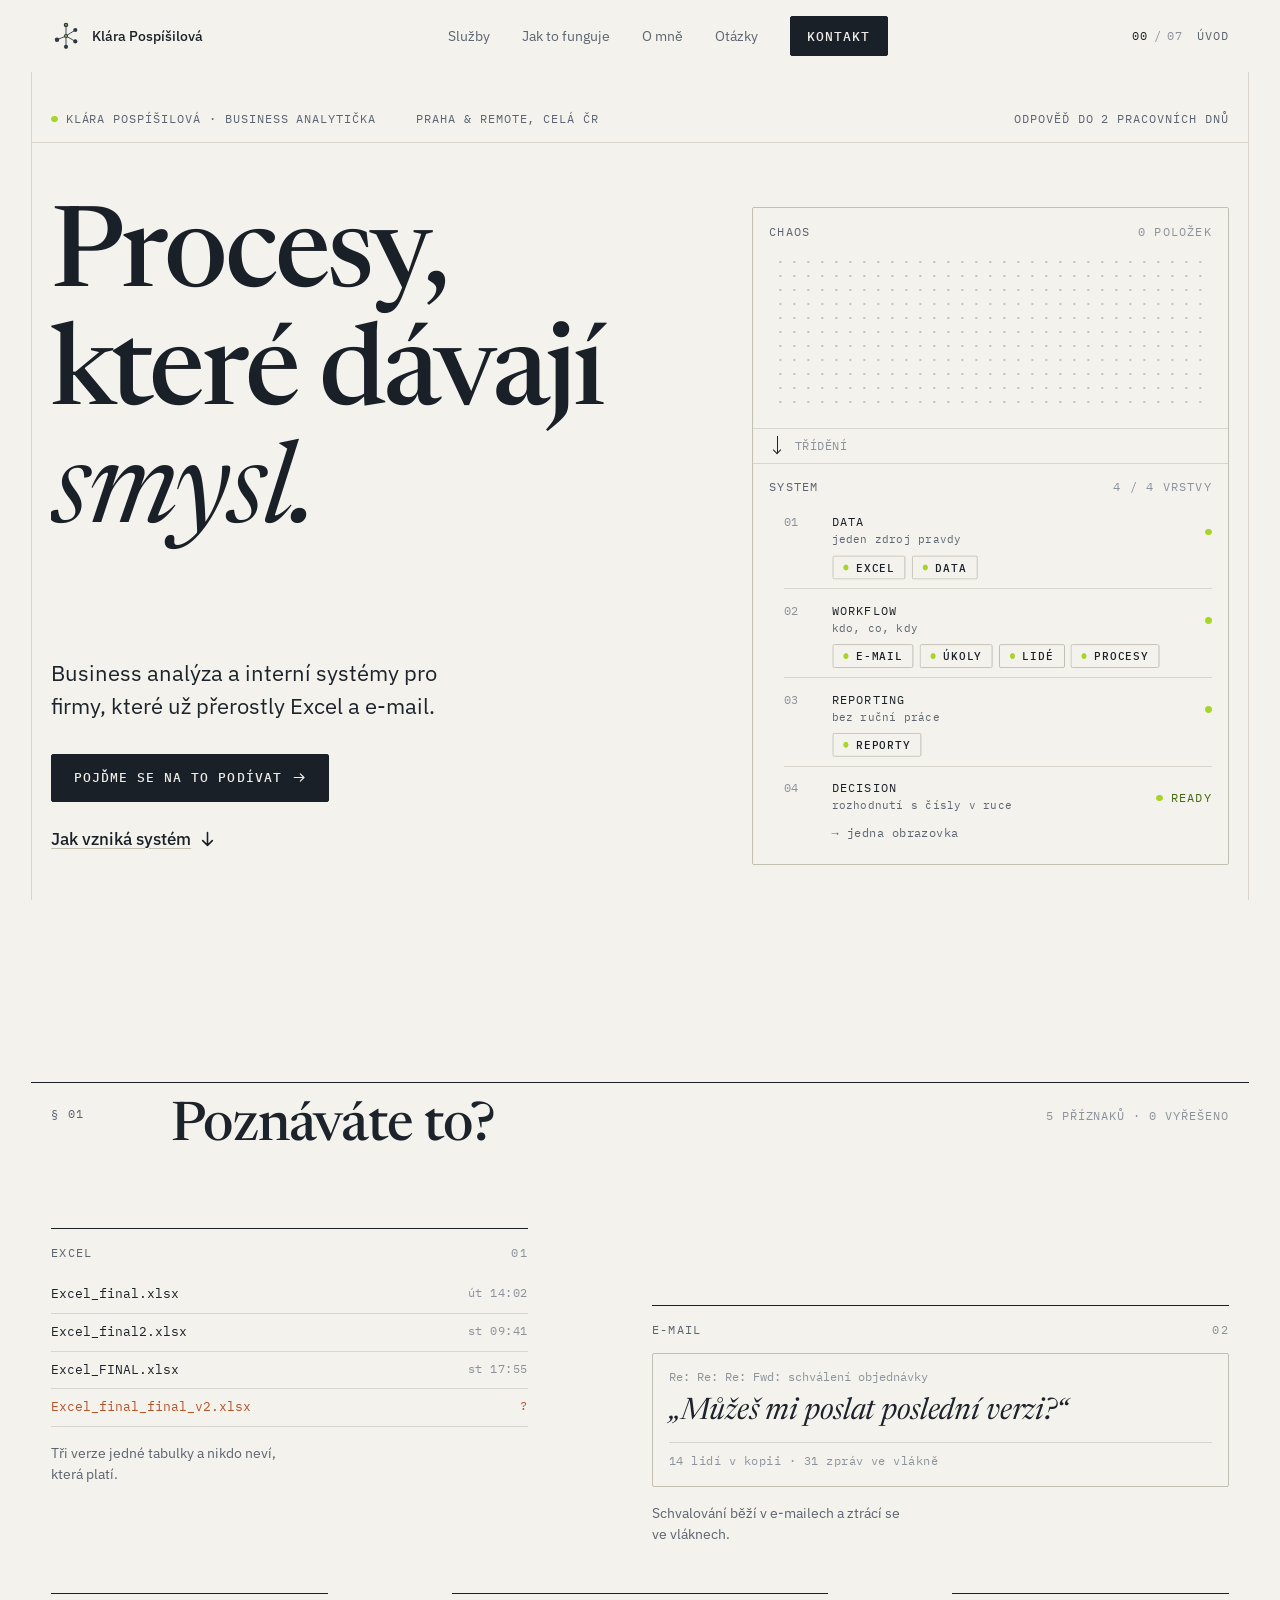
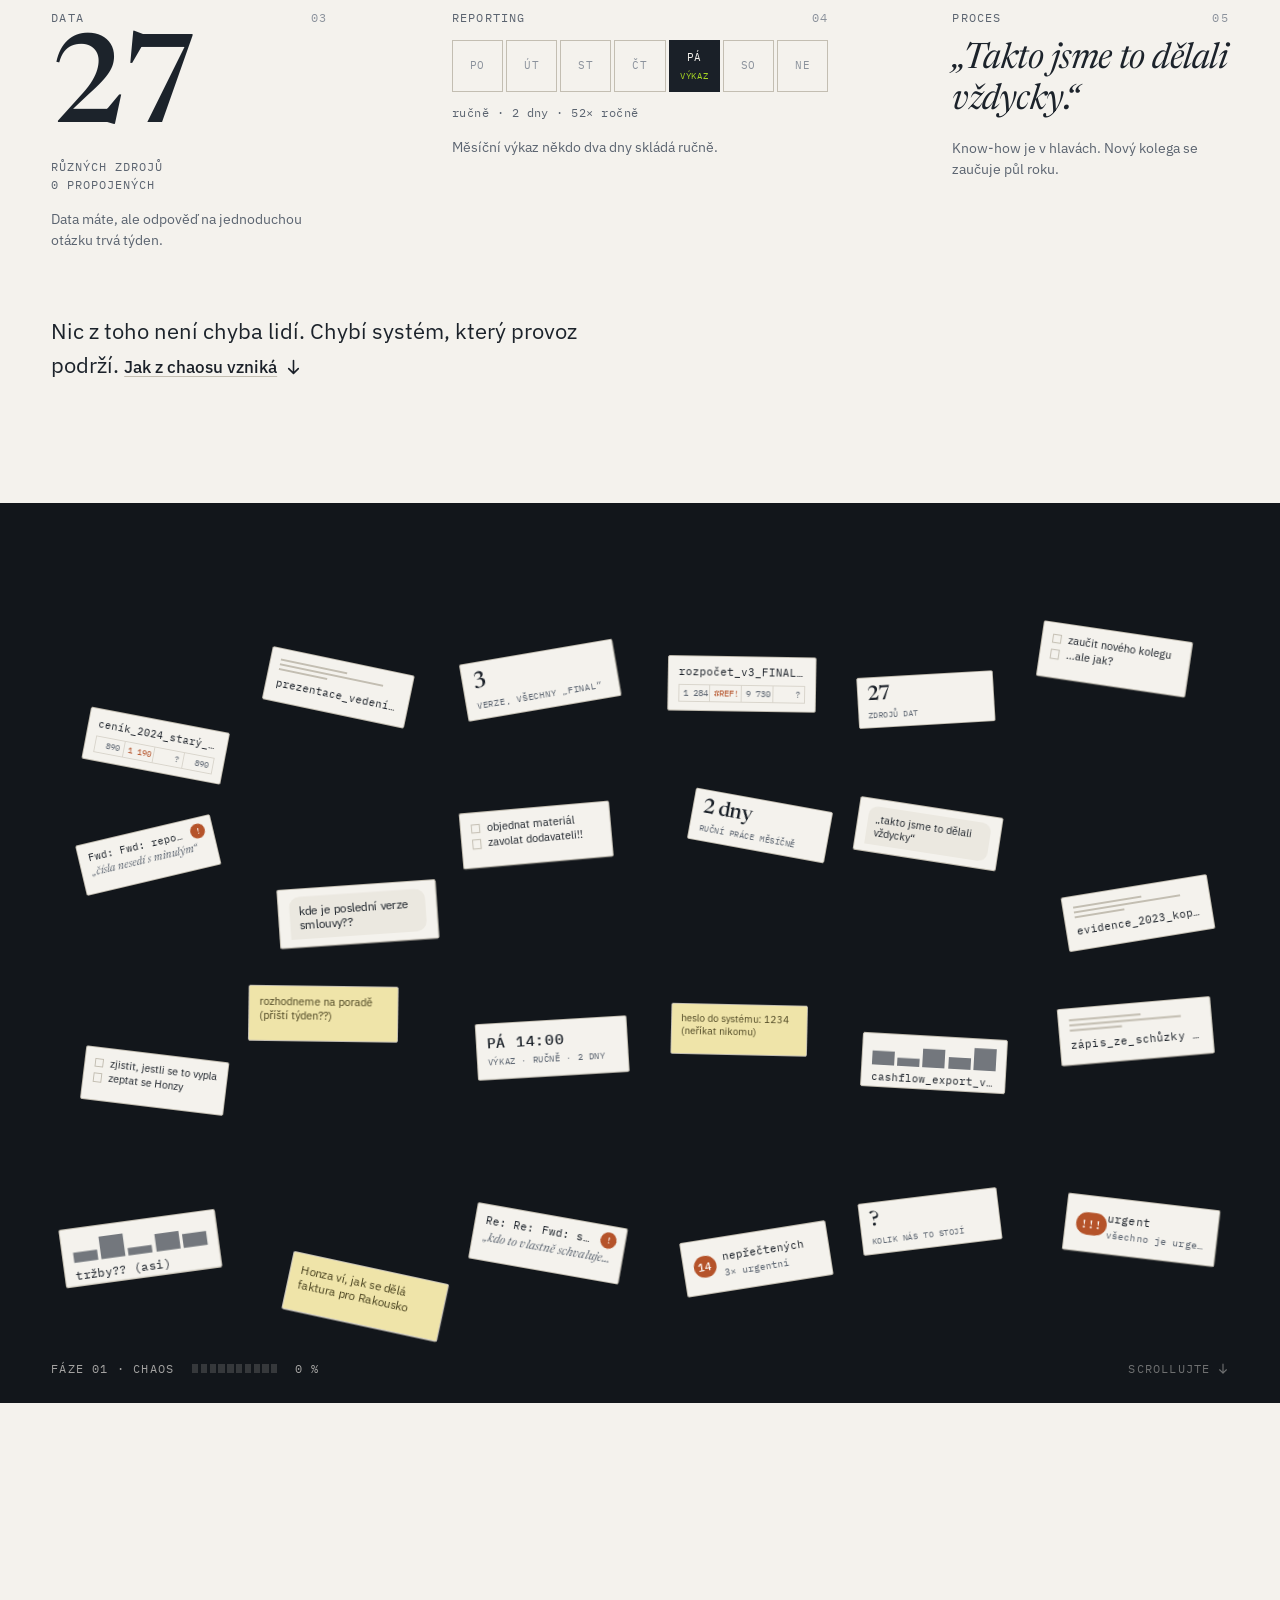
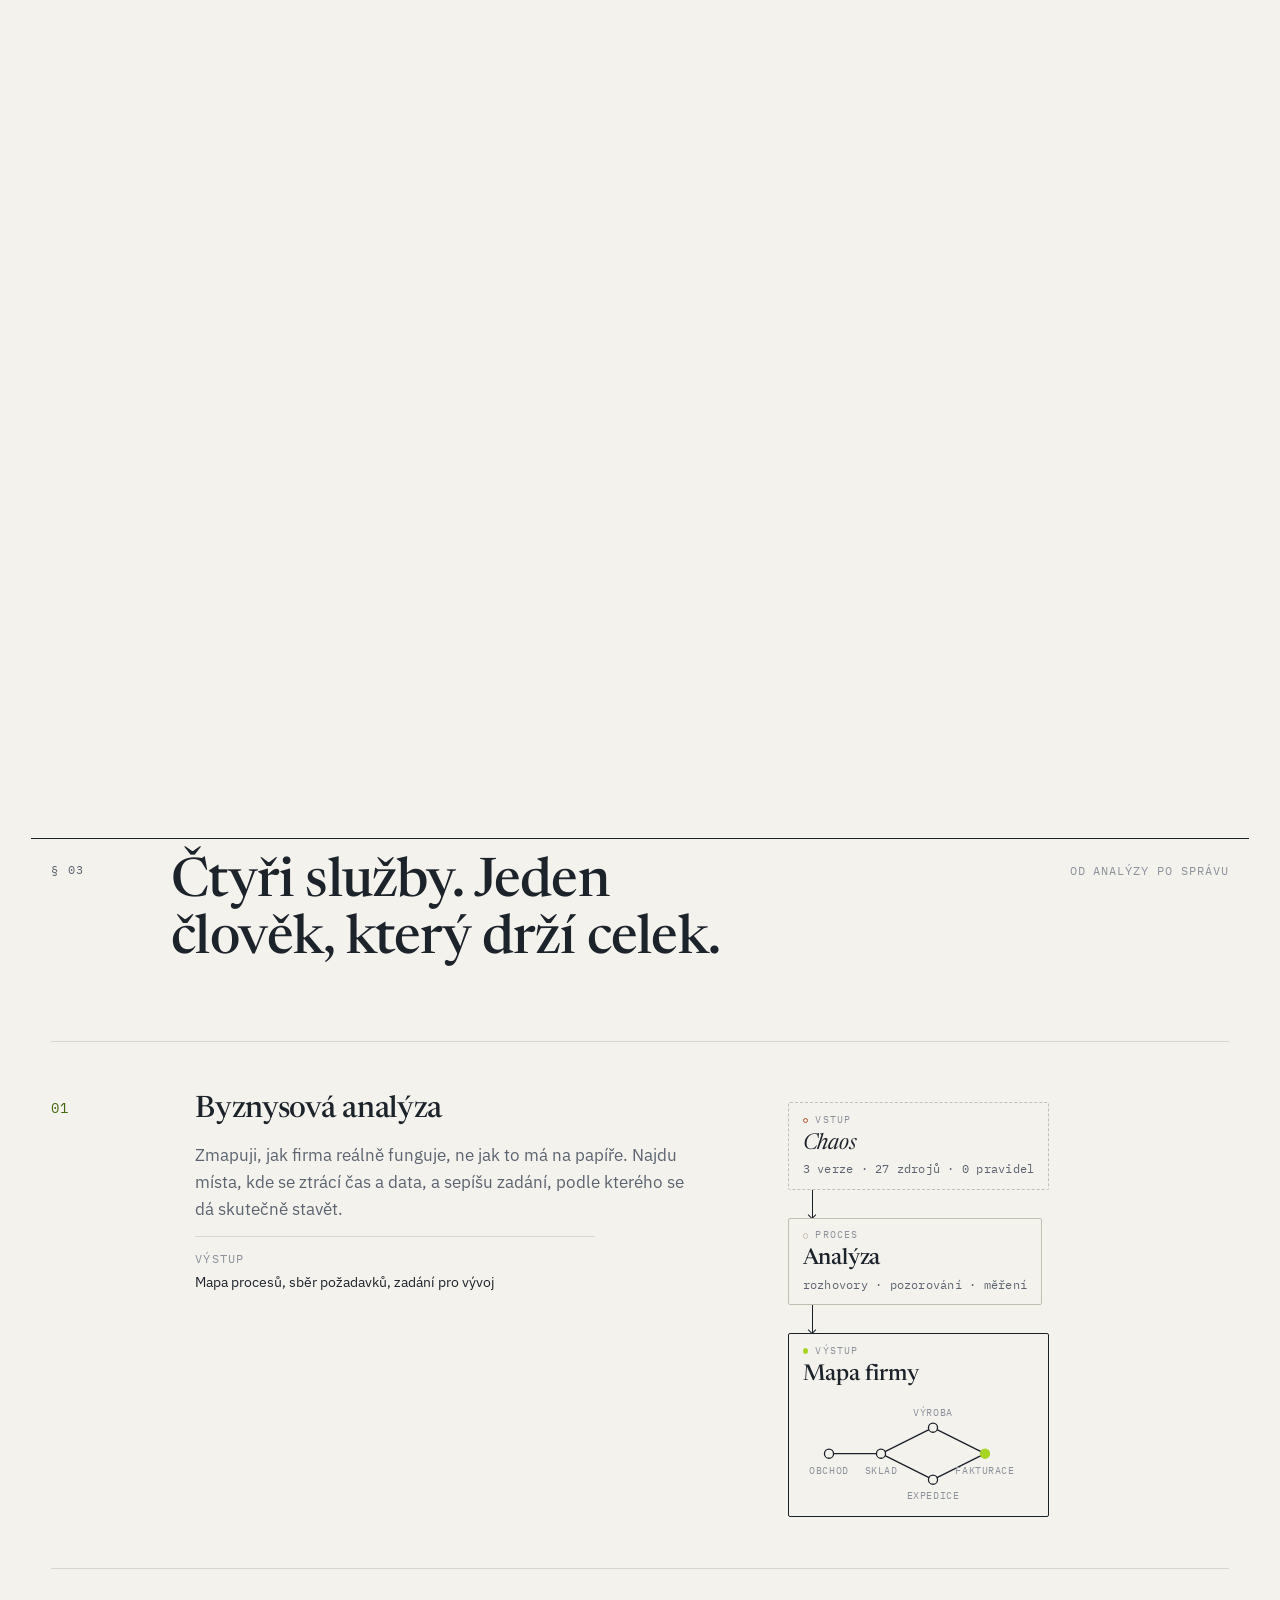
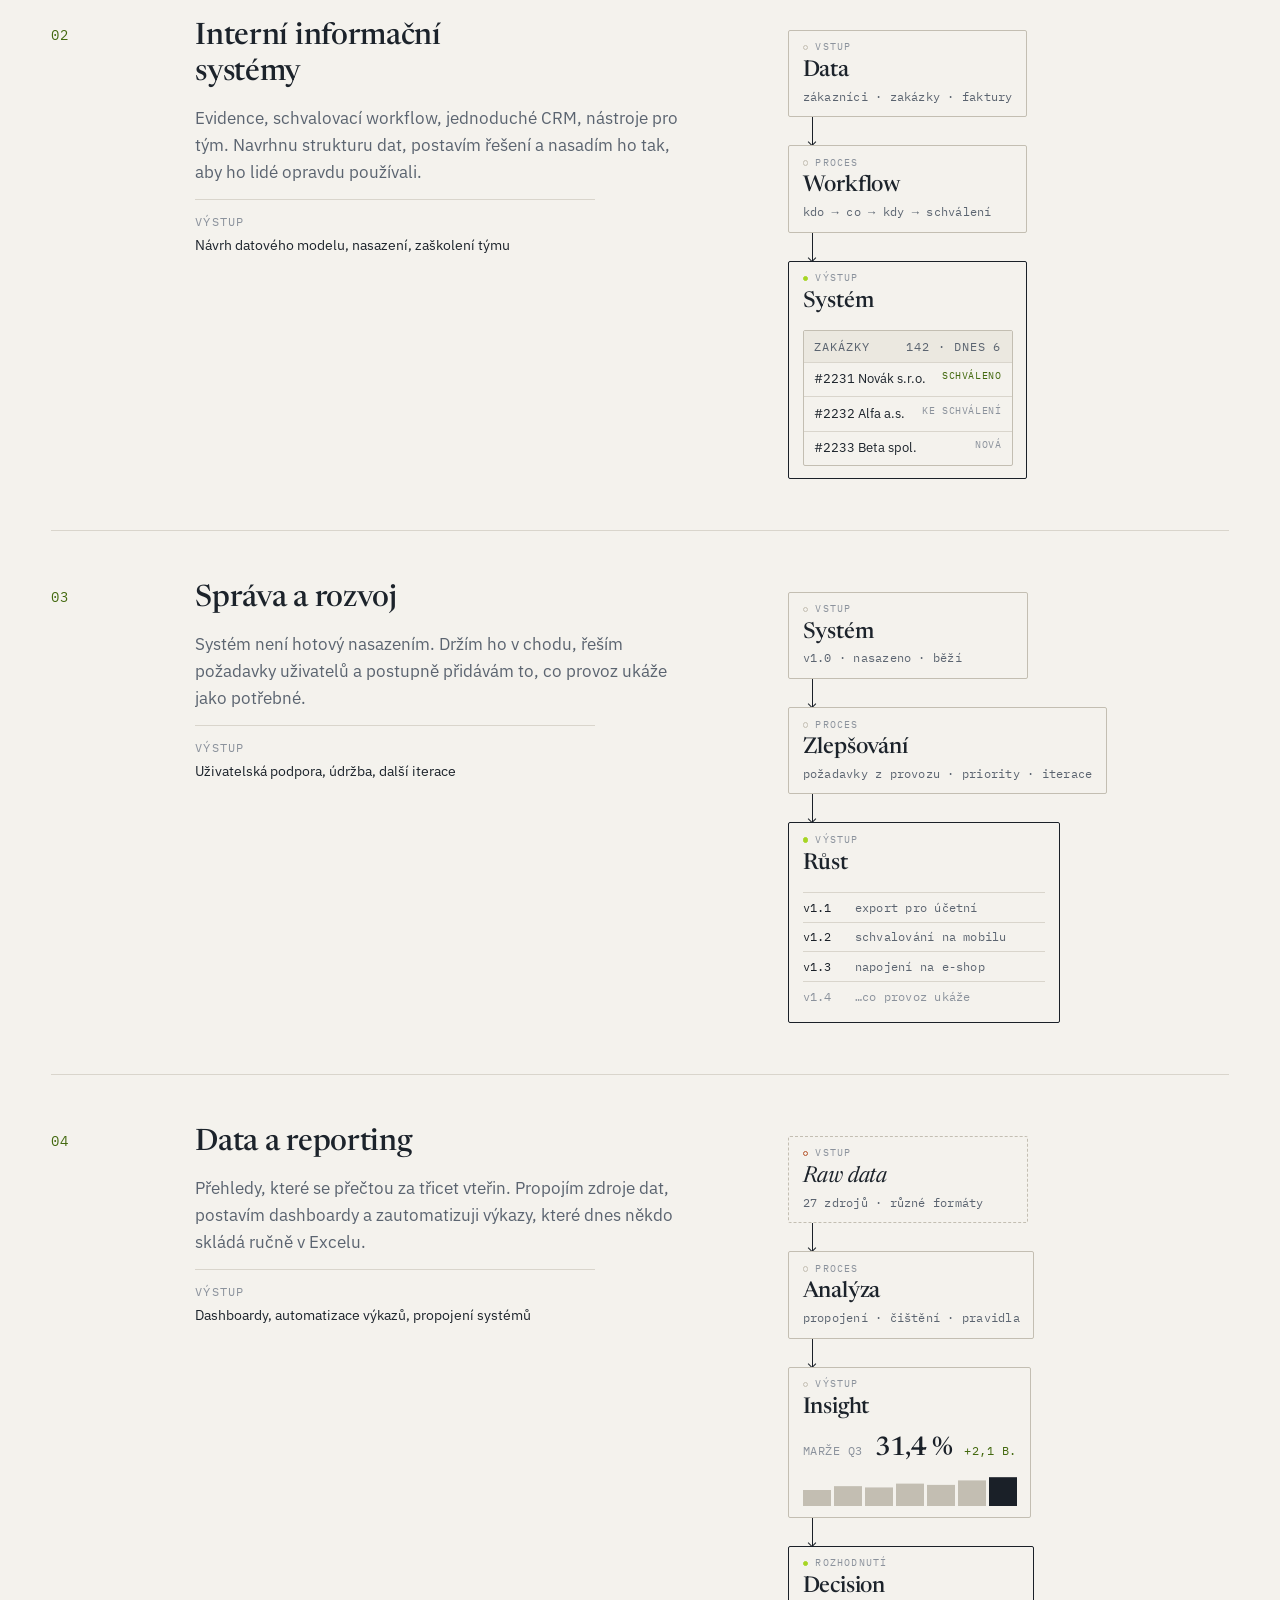
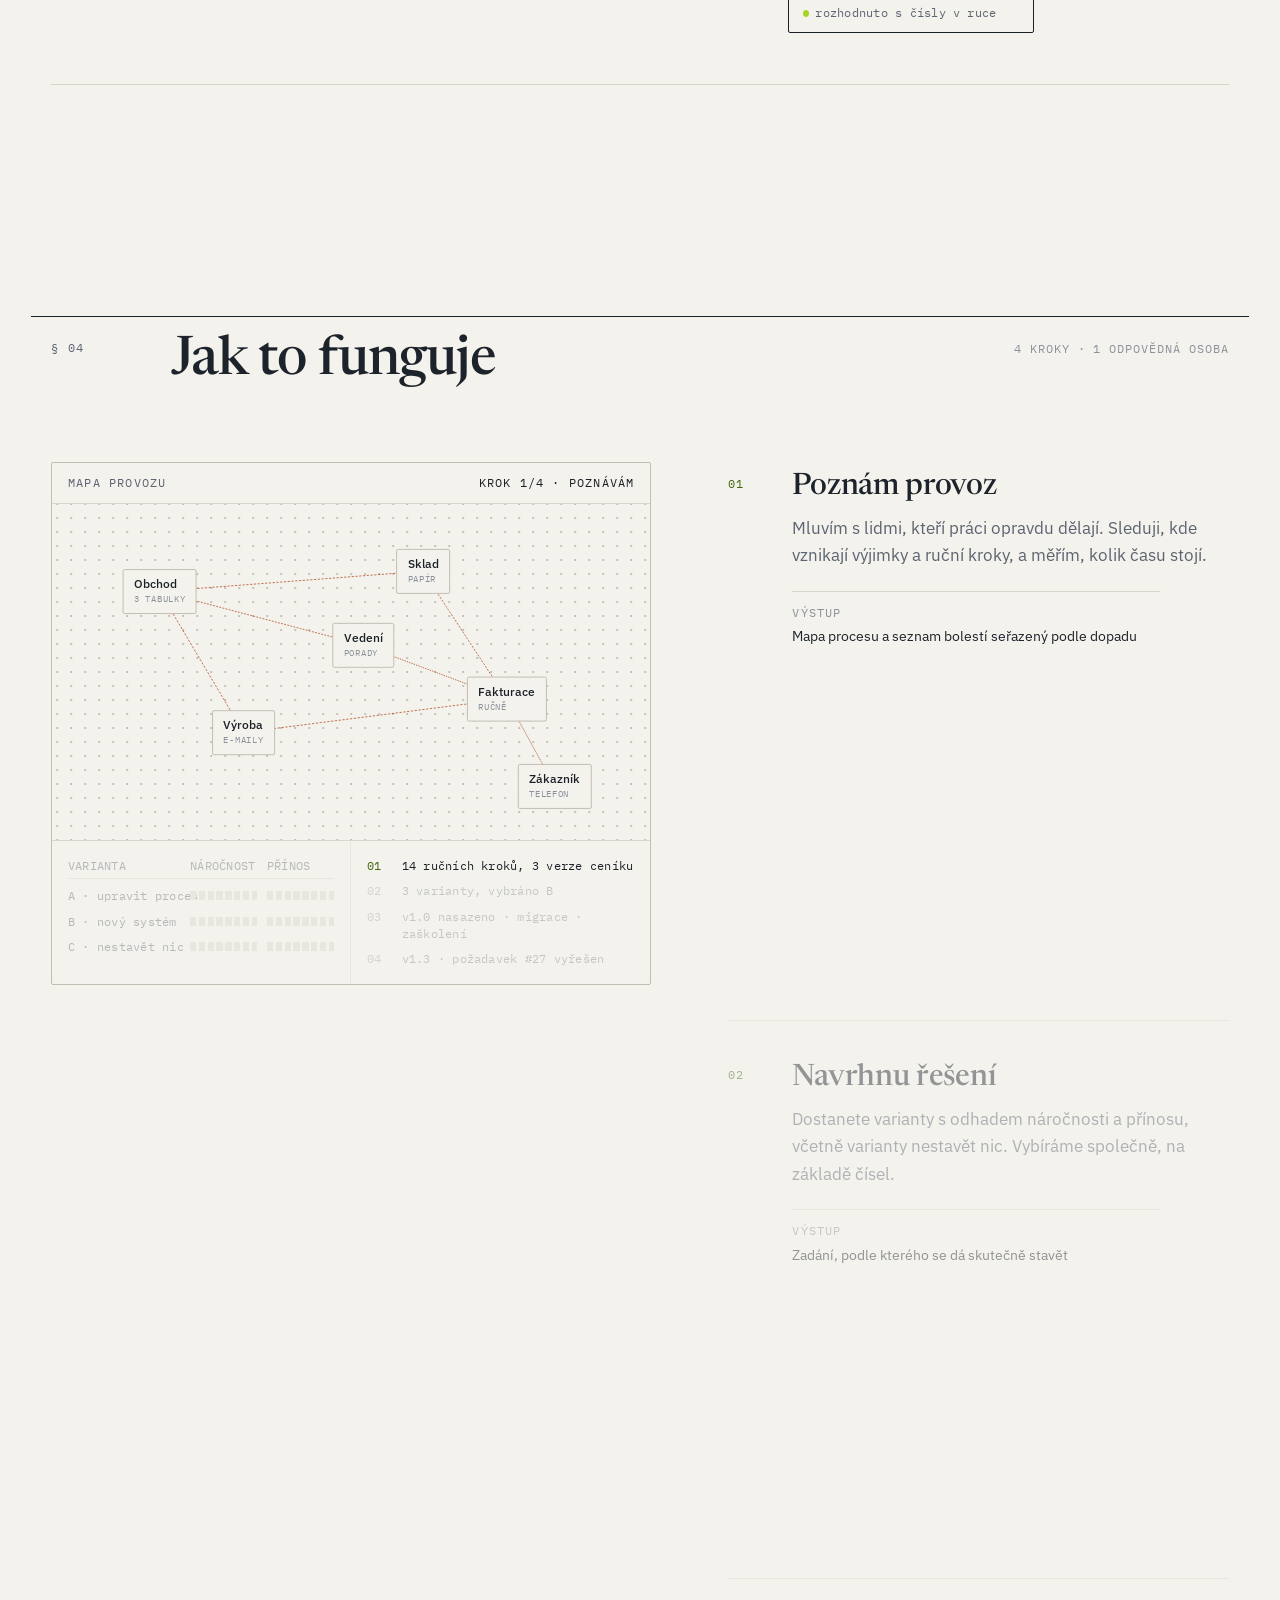
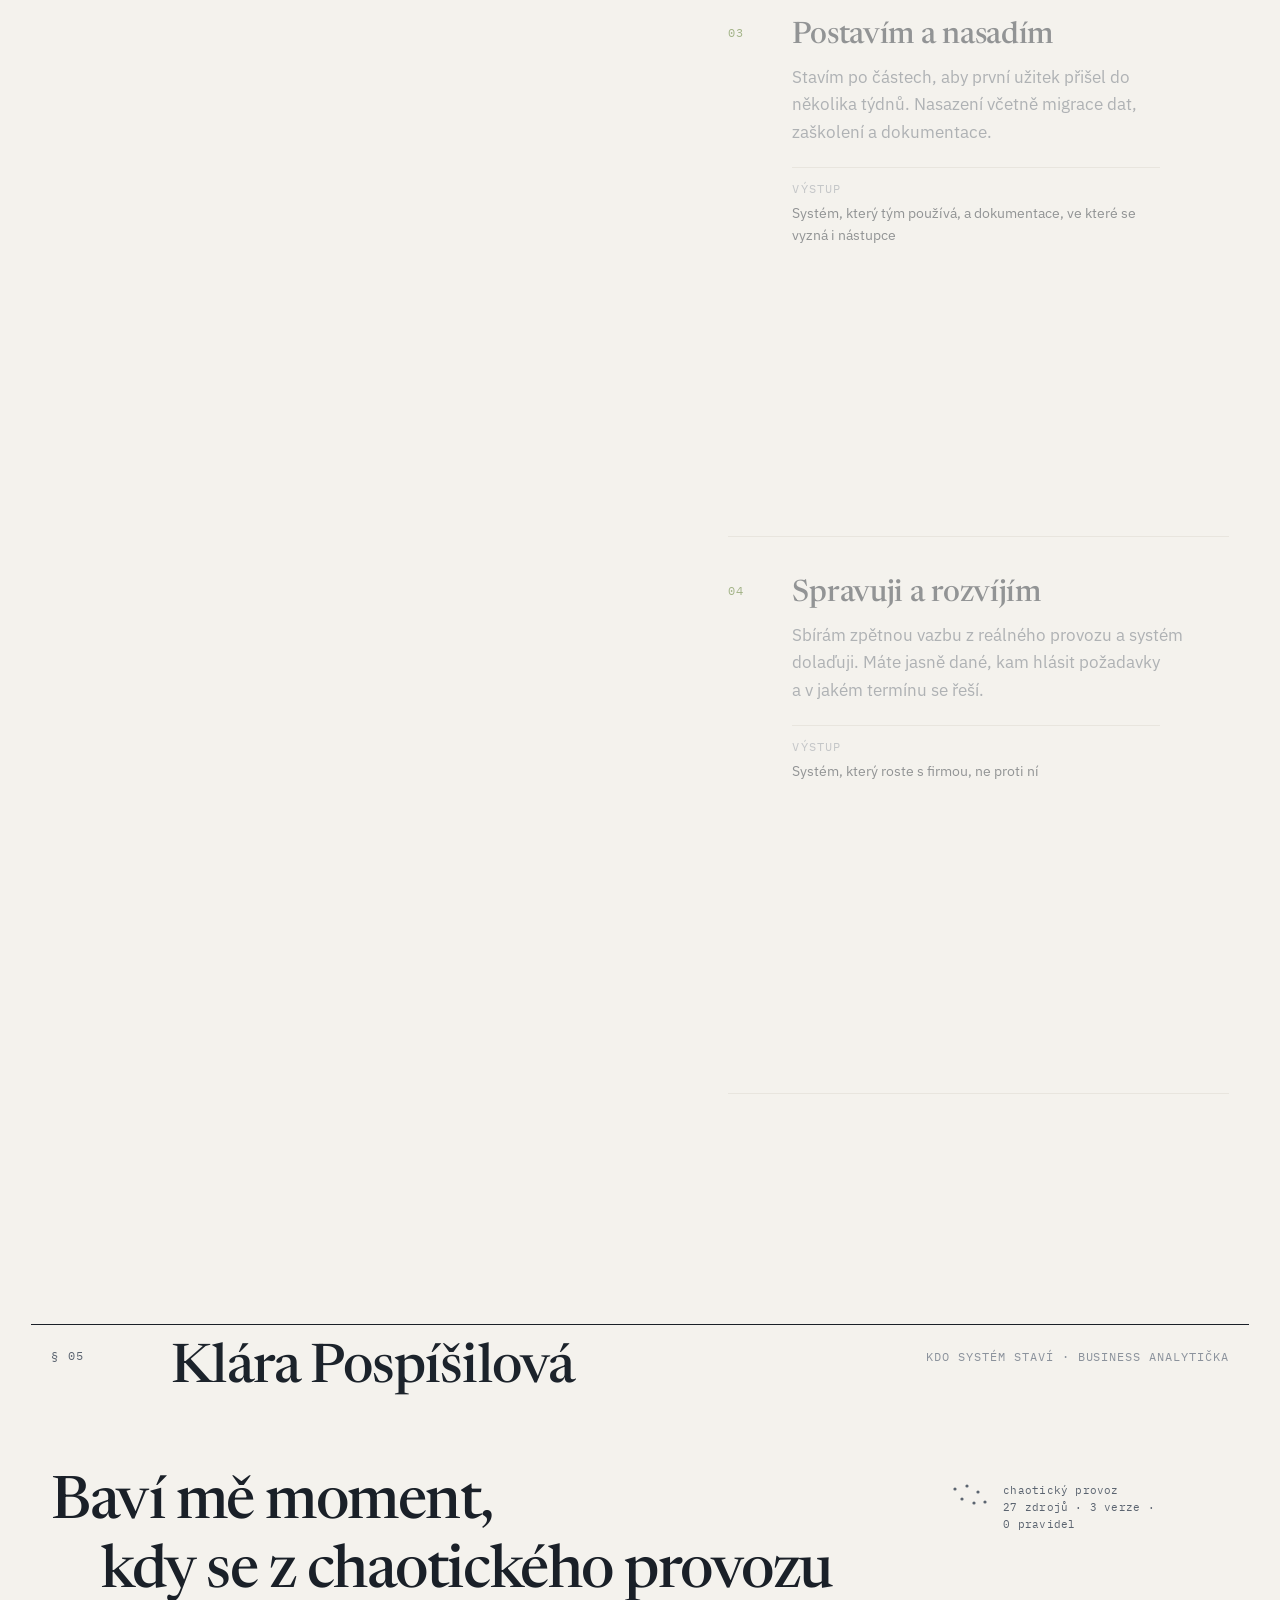
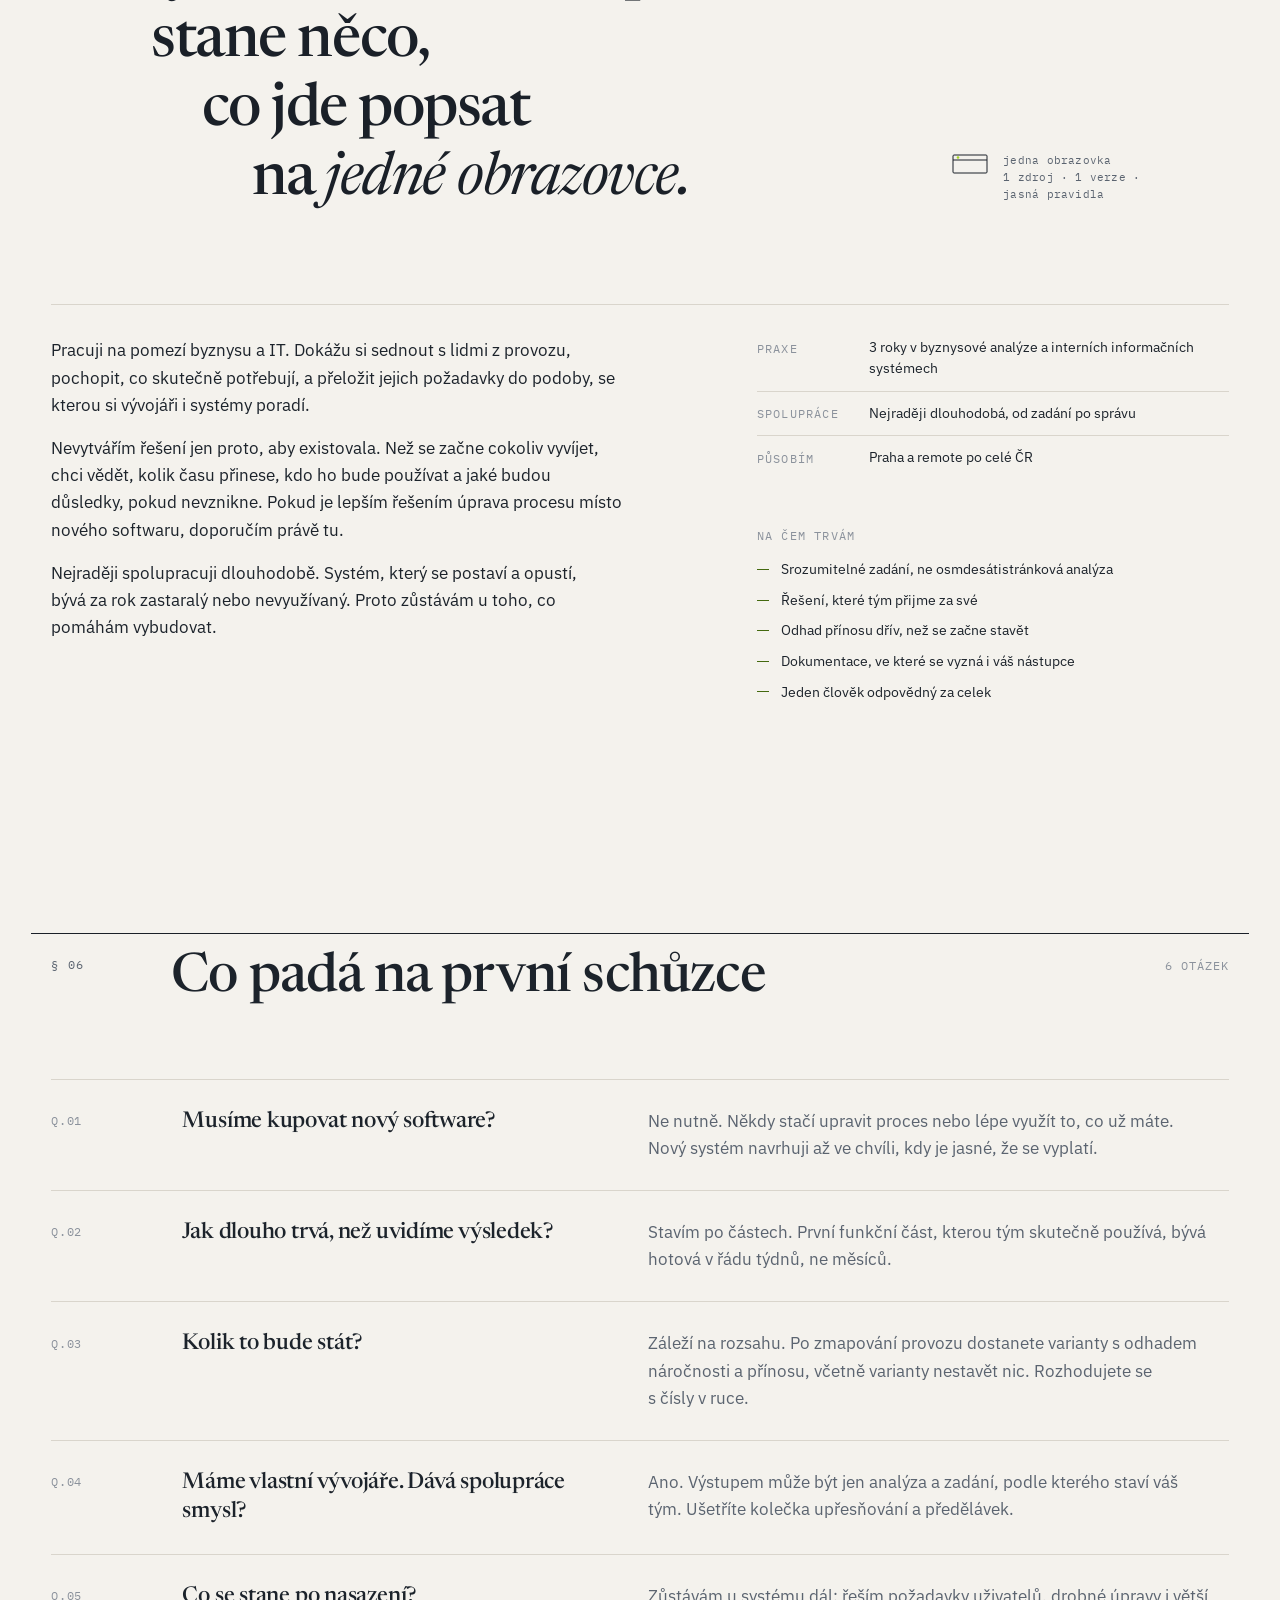
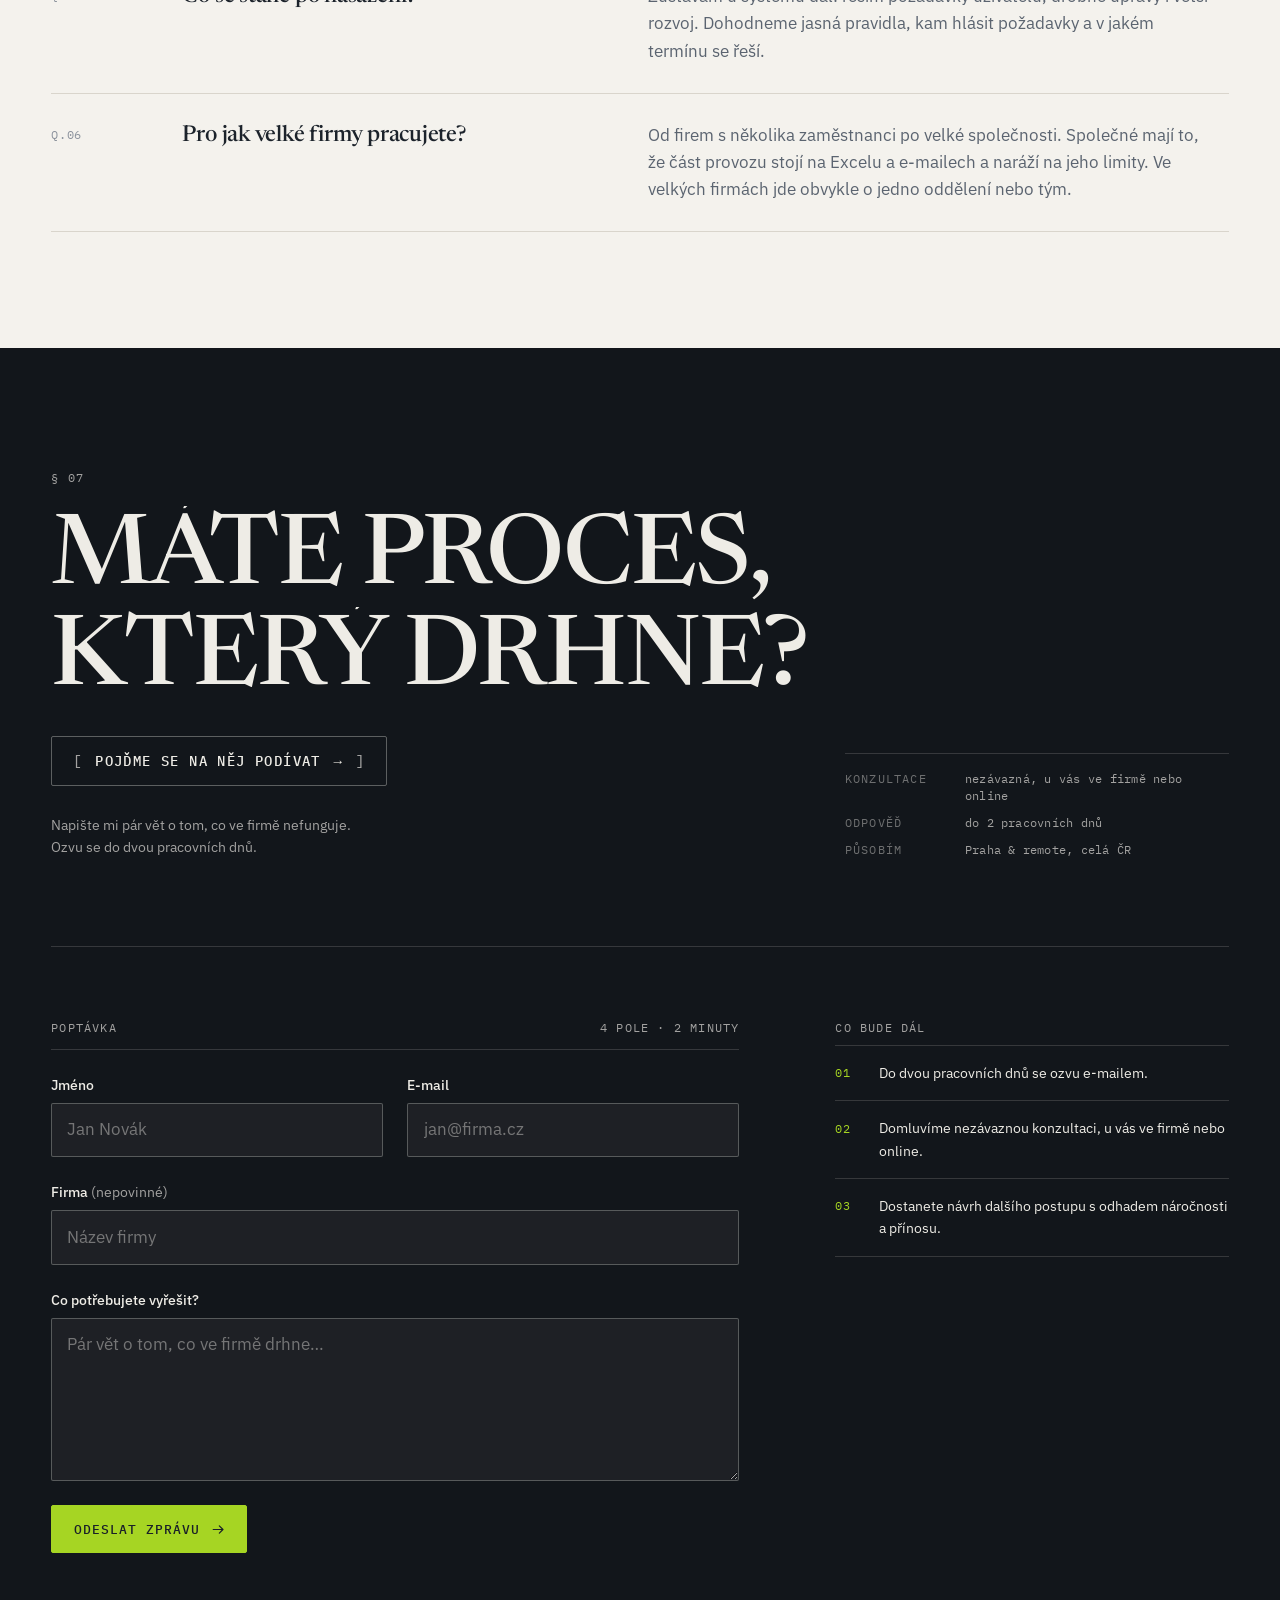
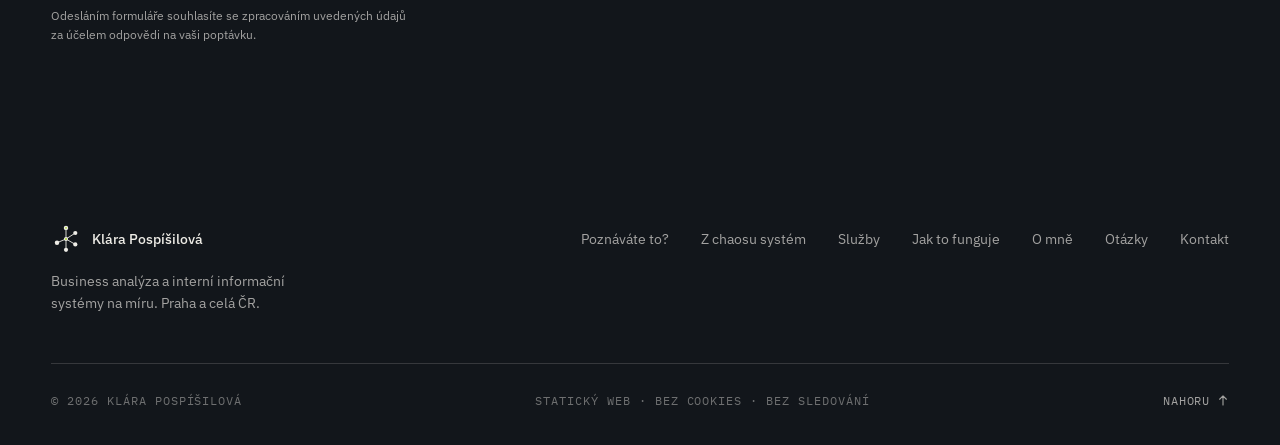
<file: index.html>
<!DOCTYPE html>
<html lang="cs">
<head>
<meta charset="utf-8">
<meta name="viewport" content="width=device-width, initial-scale=1">
<title>Klára Pospíšilová | Business analytička a interní systémy</title>
<meta name="description" content="Klára Pospíšilová, business analytička z Prahy. Analýza procesů, interní informační systémy na míru, reporting a automatizace pro firmy, které přerostly Excel.">
<link rel="canonical" href="https://klarkanis.cz/">
<meta name="robots" content="index, follow, max-image-preview:large, max-snippet:-1">
<meta name="author" content="Klára Pospíšilová">
<meta name="theme-color" content="#f4f2ed">

<meta property="og:locale" content="cs_CZ">
<meta property="og:type" content="website">
<meta property="og:site_name" content="Klára Pospíšilová">
<meta property="og:url" content="https://klarkanis.cz/">
<meta property="og:title" content="Procesy, které dávají smysl.">
<meta property="og:description" content="Business analýza a interní systémy pro firmy, které už přerostly Excel a e-mail. Klára Pospíšilová, Praha a celá ČR.">
<meta property="og:image" content="https://klarkanis.cz/img/og.png">
<meta property="og:image:width" content="1200">
<meta property="og:image:height" content="630">
<meta property="og:image:alt" content="Klára Pospíšilová, business analytička. Procesy, které dávají smysl.">
<meta name="twitter:card" content="summary_large_image">
<meta name="twitter:title" content="Procesy, které dávají smysl.">
<meta name="twitter:description" content="Business analýza a interní systémy pro firmy, které už přerostly Excel a e-mail. Klára Pospíšilová, Praha a celá ČR.">
<meta name="twitter:image" content="https://klarkanis.cz/img/og.png">

<link rel="icon" href="/favicon.ico" sizes="32x32">
<link rel="icon" href="/favicon.svg" type="image/svg+xml">
<link rel="icon" href="/img/icon-48.png" type="image/png" sizes="48x48">
<link rel="apple-touch-icon" href="/img/apple-touch-icon.png">
<link rel="manifest" href="/site.webmanifest">

<link rel="preload" href="/fonts/newsreader-500-latin.woff2" as="font" type="font/woff2" crossorigin>
<link rel="preload" href="/fonts/newsreader-500-latin-ext.woff2" as="font" type="font/woff2" crossorigin>
<link rel="preload" href="/fonts/plexsans-400-700-latin.woff2" as="font" type="font/woff2" crossorigin>
<link rel="preload" href="/fonts/plexsans-400-700-latin-ext.woff2" as="font" type="font/woff2" crossorigin>
<link rel="preload" href="/fonts/plexmono-400-latin.woff2" as="font" type="font/woff2" crossorigin>
<link rel="preload" href="/fonts/plexmono-400-latin-ext.woff2" as="font" type="font/woff2" crossorigin>
<link rel="stylesheet" href="/styles.css">
<script>document.documentElement.classList.add('js')</script>
<script src="/main.js" defer></script>
<script src="/scenes.js" defer></script>

<script type="application/ld+json">
{
  "@context": "https://schema.org",
  "@graph": [
    {
      "@type": "WebSite",
      "@id": "https://klarkanis.cz/#website",
      "url": "https://klarkanis.cz/",
      "name": "Klára Pospíšilová",
      "alternateName": "klarkanis.cz",
      "inLanguage": "cs",
      "publisher": { "@id": "https://klarkanis.cz/#person" }
    },
    {
      "@type": ["WebPage", "ProfilePage"],
      "@id": "https://klarkanis.cz/#webpage",
      "url": "https://klarkanis.cz/",
      "name": "Klára Pospíšilová | Business analytička a interní systémy",
      "description": "Klára Pospíšilová, business analytička z Prahy. Analýza procesů, interní informační systémy na míru, reporting a automatizace pro firmy, které přerostly Excel.",
      "inLanguage": "cs",
      "isPartOf": { "@id": "https://klarkanis.cz/#website" },
      "about": { "@id": "https://klarkanis.cz/#person" },
      "mainEntity": { "@id": "https://klarkanis.cz/#person" },
      "dateCreated": "2026-07-22",
      "dateModified": "2026-09-21",
      "primaryImageOfPage": { "@type": "ImageObject", "url": "https://klarkanis.cz/img/og.png", "width": 1200, "height": 630 }
    },
    {
      "@type": "Person",
      "@id": "https://klarkanis.cz/#person",
      "name": "Klára Pospíšilová",
      "givenName": "Klára",
      "familyName": "Pospíšilová",
      "alternateName": "Klara Pospisilova",
      "jobTitle": "Business analytička",
      "mainEntityOfPage": { "@id": "https://klarkanis.cz/#webpage" },
      "description": "Business analytička na pomezí byznysu a IT. Mapuje firemní procesy, navrhuje a staví interní informační systémy na míru a dlouhodobě je spravuje.",
      "url": "https://klarkanis.cz/",
      "knowsAbout": ["Byznysová analýza", "Analýza procesů", "Interní informační systémy", "Reporting a dashboardy", "Automatizace firemních procesů"],
      "knowsLanguage": "cs",
      "address": { "@type": "PostalAddress", "addressLocality": "Praha", "addressCountry": "CZ" }
    },
    {
      "@type": "ProfessionalService",
      "@id": "https://klarkanis.cz/#service",
      "name": "Klára Pospíšilová, business analýza a interní informační systémy",
      "url": "https://klarkanis.cz/",
      "image": "https://klarkanis.cz/img/og.png",
      "logo": "https://klarkanis.cz/logo.svg",
      "founder": { "@id": "https://klarkanis.cz/#person" },
      "areaServed": { "@type": "Country", "name": "Česko" },
      "address": { "@type": "PostalAddress", "addressLocality": "Praha", "addressCountry": "CZ" },
      "makesOffer": [
        { "@type": "Offer", "itemOffered": { "@type": "Service", "name": "Byznysová analýza", "description": "Mapování procesů, sběr požadavků a zadání pro vývoj." } },
        { "@type": "Offer", "itemOffered": { "@type": "Service", "name": "Interní informační systémy na míru", "description": "Návrh datového modelu, vývoj, nasazení a zaškolení týmu." } },
        { "@type": "Offer", "itemOffered": { "@type": "Service", "name": "Správa a rozvoj systému", "description": "Uživatelská podpora, údržba a další iterace." } },
        { "@type": "Offer", "itemOffered": { "@type": "Service", "name": "Data a reporting", "description": "Dashboardy, automatizace výkazů a propojení systémů." } }
      ]
    },
    {
      "@type": "FAQPage",
      "@id": "https://klarkanis.cz/#faq",
      "url": "https://klarkanis.cz/#otazky",
      "inLanguage": "cs",
      "isPartOf": { "@id": "https://klarkanis.cz/#webpage" },
      "mainEntity": [
        { "@type": "Question", "name": "Musíme kupovat nový software?", "acceptedAnswer": { "@type": "Answer", "text": "Ne nutně. Někdy stačí upravit proces nebo lépe využít to, co už máte. Nový systém navrhuji až ve chvíli, kdy je jasné, že se vyplatí." } },
        { "@type": "Question", "name": "Jak dlouho trvá, než uvidíme výsledek?", "acceptedAnswer": { "@type": "Answer", "text": "Stavím po částech. První funkční část, kterou tým skutečně používá, bývá hotová v řádu týdnů, ne měsíců." } },
        { "@type": "Question", "name": "Kolik to bude stát?", "acceptedAnswer": { "@type": "Answer", "text": "Záleží na rozsahu. Po zmapování provozu dostanete varianty s odhadem náročnosti a přínosu, včetně varianty nestavět nic. Rozhodujete se s čísly v ruce." } },
        { "@type": "Question", "name": "Máme vlastní vývojáře. Dává spolupráce smysl?", "acceptedAnswer": { "@type": "Answer", "text": "Ano. Výstupem může být jen analýza a zadání, podle kterého staví váš tým. Ušetříte kolečka upřesňování a předělávek." } },
        { "@type": "Question", "name": "Co se stane po nasazení?", "acceptedAnswer": { "@type": "Answer", "text": "Zůstávám u systému dál: řeším požadavky uživatelů, drobné úpravy i větší rozvoj. Dohodneme jasná pravidla, kam hlásit požadavky a v jakém termínu se řeší." } },
        { "@type": "Question", "name": "Pro jak velké firmy pracujete?", "acceptedAnswer": { "@type": "Answer", "text": "Od firem s několika zaměstnanci po velké společnosti. Společné mají to, že část provozu stojí na Excelu a e-mailech a naráží na jeho limity. Ve velkých firmách jde obvykle o jedno oddělení nebo tým." } }
      ]
    }
  ]
}
</script>
</head>
<body>
<svg class="sprite" aria-hidden="true" focusable="false">
  <symbol id="i-mark" viewBox="0 0 100 100">
    <g stroke="currentColor" stroke-width="3" stroke-linecap="round" fill="none"><path d="M50 50V13M50 50l31-20M50 50l31 18M50 50v36M50 50L20 62.5"/></g>
    <g fill="currentColor"><circle cx="81" cy="30" r="7"/><circle cx="81" cy="68" r="7"/><circle cx="50" cy="86" r="7"/><circle cx="20" cy="62.5" r="7.4"/><circle cx="50" cy="13" r="7.4"/><circle cx="50" cy="50" r="7"/></g>
    <g fill="#a6d523"><circle cx="50" cy="13" r="2.7"/><circle cx="50" cy="50" r="3.1"/></g>
  </symbol>
  <symbol id="i-arrow" viewBox="0 0 16 16"><path d="M1.5 8h12M9 3.5 13.5 8 9 12.5" fill="none" stroke="currentColor" stroke-width="1.5" stroke-linecap="round" stroke-linejoin="round"/></symbol>
</svg>

<a class="skip-link" href="#main">Přeskočit na obsah</a>
<div class="frame" aria-hidden="true"></div>

<header class="site-header">
  <div class="wrap nav">
    <a class="brand" href="#top" aria-label="Klára Pospíšilová, na začátek stránky">
      <svg class="mark" aria-hidden="true" focusable="false"><use href="#i-mark"/></svg>
      <span>Klára Pospíšilová</span>
    </a>
    <nav class="nav-primary" id="nav-primary" aria-label="Hlavní navigace">
      <ul class="nav-links">
        <li><a class="nav-link" href="#sluzby">Služby</a></li>
        <li><a class="nav-link" href="#postup">Jak to funguje</a></li>
        <li><a class="nav-link" href="#o-mne">O mně</a></li>
        <li><a class="nav-link" href="#otazky">Otázky</a></li>
        <li><a class="btn btn-sm" href="#kontakt">Kontakt</a></li>
      </ul>
      <div class="menu-foot">
        <a class="btn" href="#kontakt">Pojďme se na to podívat <svg class="icon" aria-hidden="true"><use href="#i-arrow"/></svg></a>
        <p>Praha a&nbsp;remote, celá ČR. Odpověď do dvou pracovních dnů.</p>
      </div>
    </nav>
    <p class="nav-pos mono" aria-hidden="true"><span class="nav-pos-n">00</span><span class="nav-pos-sep">/</span><span class="nav-pos-total">07</span><span class="nav-pos-t">Úvod</span></p>
    <button class="nav-toggle" type="button" aria-expanded="false" aria-controls="nav-primary">
      <span class="nav-toggle-label">Menu</span>
      <span class="nav-toggle-icon" aria-hidden="true"></span>
    </button>
  </div>
  <div class="scroll-line" aria-hidden="true"><i></i></div>
</header>

<main id="main">

<!-- 00 Hero: nadpis a vizualizace třídění chaosu do systému -->
<section class="hero" id="top" aria-labelledby="hero-title" data-scene="hero" data-title="Úvod">
  <div class="wrap hero-grid">
    <p class="hero-meta mono">
      <span class="hero-meta-item"><i class="dot dot-lime" aria-hidden="true"></i>Klára Pospíšilová · business analytička</span>
      <span class="hero-meta-item">Praha &amp; remote, celá ČR</span>
      <span class="hero-meta-item hero-meta-right">Odpověď do 2&nbsp;pracovních dnů</span>
    </p>

    <h1 class="hero-title" id="hero-title">
      <span class="tl"><span class="tw">Procesy,</span></span>
      <span class="tl"><span class="tw">které dávají</span></span>
      <span class="tl"><span class="tw"><em>smysl.</em></span></span>
    </h1>

    <div class="hero-side">
      <p class="hero-lede">Business analýza a&nbsp;interní systémy pro firmy, které už přerostly Excel a&nbsp;e-mail.</p>
      <div class="hero-cta">
        <a class="btn" href="#kontakt">Pojďme se na to podívat <svg class="icon" aria-hidden="true"><use href="#i-arrow"/></svg></a>
        <a class="link-arrow" href="#system"><span>Jak vzniká systém</span> <svg class="icon icon-down" aria-hidden="true"><use href="#i-arrow"/></svg></a>
      </div>
    </div>

    <p class="sr-only">Vizualizace: roztříštěné zdroje informací (Excel, e-mail, data, úkoly, lidé, reporty, procesy) se řadí do čtyř vrstev systému: data, workflow, reporting a&nbsp;rozhodnutí.</p>
    <div class="sorter" aria-hidden="true">
      <div class="sorter-col sorter-chaos">
        <p class="sorter-head mono"><span>Chaos</span><span class="sorter-count js-chaos-count">7 položek</span></p>
        <div class="sorter-field">
          <span class="chip is-chaos" data-chip="excel" style="--x:6;--y:10;--r:-7deg">Excel</span>
          <span class="chip is-chaos" data-chip="email" style="--x:56;--y:4;--r:5deg">E-mail</span>
          <span class="chip is-chaos" data-chip="data" style="--x:30;--y:40;--r:-3deg">Data</span>
          <span class="chip is-chaos" data-chip="ukoly" style="--x:70;--y:36;--r:8deg">Úkoly</span>
          <span class="chip is-chaos" data-chip="lide" style="--x:10;--y:72;--r:4deg">Lidé</span>
          <span class="chip is-chaos" data-chip="reporty" style="--x:44;--y:70;--r:-6deg">Reporty</span>
          <span class="chip is-chaos" data-chip="procesy" style="--x:76;--y:76;--r:-4deg">Procesy</span>
        </div>
      </div>
      <div class="sorter-arrow"><span class="mono">třídění</span></div>
      <div class="sorter-col sorter-system">
        <p class="sorter-head mono"><span>System</span><span class="sorter-count js-system-count">0 / 4 vrstvy</span></p>
        <ol class="srows">
          <li class="srow" data-row="data">
            <span class="srow-n mono">01</span>
            <span class="srow-label mono">Data <small>jeden zdroj pravdy</small></span>
            <span class="srow-status"><i class="dot"></i></span>
            <span class="srow-docks"><i class="dock chip" data-dock="excel">Excel</i><i class="dock chip" data-dock="data">Data</i></span>
          </li>
          <li class="srow" data-row="workflow">
            <span class="srow-n mono">02</span>
            <span class="srow-label mono">Workflow <small>kdo, co, kdy</small></span>
            <span class="srow-status"><i class="dot"></i></span>
            <span class="srow-docks"><i class="dock chip" data-dock="email">E-mail</i><i class="dock chip" data-dock="ukoly">Úkoly</i><i class="dock chip" data-dock="lide">Lidé</i><i class="dock chip" data-dock="procesy">Procesy</i></span>
          </li>
          <li class="srow" data-row="reporting">
            <span class="srow-n mono">03</span>
            <span class="srow-label mono">Reporting <small>bez ruční práce</small></span>
            <span class="srow-status"><i class="dot"></i></span>
            <span class="srow-docks"><i class="dock chip" data-dock="reporty">Reporty</i></span>
          </li>
          <li class="srow srow-out" data-row="decision">
            <span class="srow-n mono">04</span>
            <span class="srow-label mono">Decision <small>rozhodnutí s&nbsp;čísly v&nbsp;ruce</small></span>
            <span class="srow-status"><i class="dot"></i><span class="mono srow-ready">ready</span></span>
            <span class="srow-docks"><span class="srow-outline mono">→ jedna obrazovka</span></span>
          </li>
        </ol>
      </div>
    </div>
  </div>
</section>

<!-- 01 Poznáváte to? Příznaky provozu, který přerostl své nástroje -->
<section class="section" id="poznavate" aria-labelledby="poznavate-title" data-title="Poznáváte to?">
  <div class="wrap">
    <header class="sec-head">
      <p class="sec-idx mono">§ 01</p>
      <h2 class="sec-title" id="poznavate-title">Poznáváte to?</h2>
      <p class="sec-meta mono">5 příznaků · 0 vyřešeno</p>
    </header>

    <div class="board" data-align>
      <article class="sym sym-excel" style="--ox:-22px;--oy:14px;--or:-2.4deg">
        <p class="sym-label mono">Excel</p>
        <div class="art art-files">
          <ul>
            <li><span class="fname">Excel_final.xlsx</span><span class="fmeta mono">út 14:02</span></li>
            <li><span class="fname">Excel_final2.xlsx</span><span class="fmeta mono">st 09:41</span></li>
            <li><span class="fname">Excel_FINAL.xlsx</span><span class="fmeta mono">st 17:55</span></li>
            <li class="is-q"><span class="fname">Excel_final_final_v2.xlsx</span><span class="fmeta mono">?</span></li>
          </ul>
        </div>
        <p class="sym-note">Tři verze jedné tabulky a&nbsp;nikdo neví, která platí.</p>
      </article>

      <article class="sym sym-email" style="--ox:18px;--oy:-10px;--or:1.8deg">
        <p class="sym-label mono">E-mail</p>
        <div class="art art-mail">
          <p class="mail-head mono">Re: Re: Re: Fwd: schválení objednávky</p>
          <p class="mail-body">„Můžeš mi poslat poslední verzi?“</p>
          <p class="mail-foot mono">14 lidí v&nbsp;kopii · 31 zpráv ve vlákně</p>
        </div>
        <p class="sym-note">Schvalování běží v&nbsp;e-mailech a&nbsp;ztrácí se ve vláknech.</p>
      </article>

      <article class="sym sym-data" style="--ox:-12px;--oy:22px;--or:2.6deg">
        <p class="sym-label mono">Data</p>
        <div class="art art-num">
          <p class="big-num">27</p>
          <p class="num-sub mono">různých zdrojů<br>0 propojených</p>
        </div>
        <p class="sym-note">Data máte, ale odpověď na jednoduchou otázku trvá týden.</p>
      </article>

      <article class="sym sym-report" style="--ox:14px;--oy:16px;--or:-1.6deg">
        <p class="sym-label mono">Reporting</p>
        <div class="art art-week">
          <ul class="week mono">
            <li>po</li><li>út</li><li>st</li><li>čt</li><li class="is-hot">pá<small>výkaz</small></li><li>so</li><li>ne</li>
          </ul>
          <p class="week-note mono">ručně · 2 dny · 52× ročně</p>
        </div>
        <p class="sym-note">Měsíční výkaz někdo dva dny skládá ručně.</p>
      </article>

      <article class="sym sym-process" style="--ox:-16px;--oy:-14px;--or:2.2deg">
        <p class="sym-label mono">Proces</p>
        <div class="art art-quote">
          <p>„Takto jsme to dělali vždycky.“</p>
        </div>
        <p class="sym-note">Know-how je v&nbsp;hlavách. Nový kolega se zaučuje půl roku.</p>
      </article>
    </div>

    <p class="sec-close">Nic z&nbsp;toho není chyba lidí. Chybí systém, který provoz podrží. <a class="link-arrow" href="#system"><span>Jak z&nbsp;chaosu vzniká</span> <svg class="icon icon-down" aria-hidden="true"><use href="#i-arrow"/></svg></a></p>
  </div>
</section>

<!-- 02 Z chaosu vznikne systém: scroll scéna -->
<section class="scene-track" id="system" aria-labelledby="system-title" data-scene="chaos" data-title="Z chaosu systém">
  <div class="scene-stage">
    <div class="scene-copy">
      <p class="sec-idx mono">§ 02</p>
      <h2 class="scene-title" id="system-title">Z&nbsp;chaosu vznikne systém.</h2>
      <p class="scene-lede">Stejné informace, jedno místo, jasná pravidla. Provoz, který jde popsat na jedné obrazovce.</p>
    </div>

    <p class="sr-only">Animace: dvacet čtyři útržků provozu (tabulky, e-maily, poznámky, úkoly, notifikace, dokumenty) se při scrollování zarovnají do struktury podle typu a&nbsp;propojí do jednoho systému: data, workflow, reporting, rozhodnutí.</p>
    <div class="scene-field" aria-hidden="true">
      <svg class="scene-links" focusable="false"></svg>
      <div class="sys-frame"><p class="sys-frame-head mono"><span>Provoz</span><span class="js-frame-count">24 záznamů</span><span><i class="dot dot-lime"></i><em>jedna obrazovka</em></span></p></div>
      <p class="rl mono" data-cat="data">Data</p>
      <p class="rl mono" data-cat="workflow">Workflow</p>
      <p class="rl mono" data-cat="reporting">Reporting</p>
      <p class="rl mono" data-cat="decision">Decision</p>
      <p class="ch mono" data-cat="data">Data</p>
      <p class="ch mono" data-cat="workflow">Workflow</p>
      <p class="ch mono" data-cat="reporting">Reporting</p>
      <p class="ch mono" data-cat="decision">Decision</p>

      <!-- data -->
      <div class="frag" data-cat="data" data-m="1"><div class="frag-in">
        <div class="f-messy f-xlsx"><p class="f-name">rozpočet_v3_FINAL(2).xlsx</p><p class="f-cells"><span>1 284</span><span>#REF!</span><span>9 730</span><span>?</span></p></div>
        <div class="f-clean"><i class="dot"></i><b>Rozpočet</b><span class="mono">tabulka · data</span></div>
      </div></div>
      <div class="frag" data-cat="data" data-m="1"><div class="frag-in">
        <div class="f-messy f-num"><p class="f-big">27</p><p class="f-sub mono">zdrojů dat</p></div>
        <div class="f-clean"><i class="dot"></i><b>Zdroj pravdy</b><span class="mono">1 · data</span></div>
      </div></div>
      <div class="frag" data-cat="data" data-m="1"><div class="frag-in">
        <div class="f-messy f-xlsx"><p class="f-name">ceník_2024_starý_NEPOUŽÍVAT.xlsx</p><p class="f-cells"><span>890</span><span>1 190</span><span>?</span><span>890</span></p></div>
        <div class="f-clean"><i class="dot"></i><b>Ceník</b><span class="mono">platný · data</span></div>
      </div></div>
      <div class="frag" data-cat="data"><div class="frag-in">
        <div class="f-messy f-doc"><p class="f-lines"><i></i><i></i><i></i></p><p class="f-name">evidence_2023_kopie.xlsx</p></div>
        <div class="f-clean"><i class="dot"></i><b>Evidence</b><span class="mono">zákazníci · data</span></div>
      </div></div>
      <div class="frag" data-cat="data"><div class="frag-in">
        <div class="f-messy f-note"><p>heslo do systému: 1234<br>(neříkat nikomu)</p></div>
        <div class="f-clean"><i class="dot"></i><b>Přístupy</b><span class="mono">role · data</span></div>
      </div></div>
      <div class="frag" data-cat="data"><div class="frag-in">
        <div class="f-messy f-num"><p class="f-big">3</p><p class="f-sub mono">verze, všechny „final“</p></div>
        <div class="f-clean"><i class="dot"></i><b>Verze</b><span class="mono">1 · data</span></div>
      </div></div>

      <!-- workflow -->
      <div class="frag" data-cat="workflow" data-m="1"><div class="frag-in">
        <div class="f-messy f-mail"><p class="f-name">Re: Re: Fwd: schválení</p><p class="f-sub">„kdo to vlastně schvaluje?“</p><i class="badge">!</i></div>
        <div class="f-clean"><i class="dot"></i><b>Schválení</b><span class="mono">2 kroky · workflow</span></div>
      </div></div>
      <div class="frag" data-cat="workflow" data-m="1"><div class="frag-in">
        <div class="f-messy f-task"><p><i class="cb"></i>objednat materiál</p><p><i class="cb"></i>zavolat dodavateli!!</p></div>
        <div class="f-clean"><i class="dot"></i><b>Objednávka</b><span class="mono">úkol · workflow</span></div>
      </div></div>
      <div class="frag" data-cat="workflow" data-m="1"><div class="frag-in">
        <div class="f-messy f-note"><p>Honza ví, jak se dělá<br>faktura pro Rakousko</p></div>
        <div class="f-clean"><i class="dot"></i><b>Postup</b><span class="mono">zapsaný · workflow</span></div>
      </div></div>
      <div class="frag" data-cat="workflow"><div class="frag-in">
        <div class="f-messy f-notif"><i class="badge">14</i><p class="f-name">nepřečtených</p><p class="f-sub">3× urgentní</p></div>
        <div class="f-clean"><i class="dot"></i><b>Požadavky</b><span class="mono">fronta · workflow</span></div>
      </div></div>
      <div class="frag" data-cat="workflow"><div class="frag-in">
        <div class="f-messy f-chat"><p>kde je poslední verze smlouvy??</p></div>
        <div class="f-clean"><i class="dot"></i><b>Smlouva</b><span class="mono">1 verze · workflow</span></div>
      </div></div>
      <div class="frag" data-cat="workflow"><div class="frag-in">
        <div class="f-messy f-task"><p><i class="cb"></i>zaučit nového kolegu</p><p><i class="cb"></i>…ale jak?</p></div>
        <div class="f-clean"><i class="dot"></i><b>Onboarding</b><span class="mono">checklist · workflow</span></div>
      </div></div>

      <!-- reporting -->
      <div class="frag" data-cat="reporting" data-m="1"><div class="frag-in">
        <div class="f-messy f-chart"><p class="f-bars"><i style="--h:.4"></i><i style="--h:.9"></i><i style="--h:.3"></i><i style="--h:.7"></i><i style="--h:.55"></i></p><p class="f-name">tržby?? (asi)</p></div>
        <div class="f-clean"><i class="dot"></i><b>Tržby</b><span class="mono">dashboard · reporting</span></div>
      </div></div>
      <div class="frag" data-cat="reporting" data-m="1"><div class="frag-in">
        <div class="f-messy f-cal"><p class="f-big">pá 14:00</p><p class="f-sub mono">výkaz · ručně · 2 dny</p></div>
        <div class="f-clean"><i class="dot"></i><b>Výkaz</b><span class="mono">automaticky · reporting</span></div>
      </div></div>
      <div class="frag" data-cat="reporting" data-m="1"><div class="frag-in">
        <div class="f-messy f-mail"><p class="f-name">Fwd: Fwd: report pro vedení</p><p class="f-sub">„čísla nesedí s&nbsp;minulým“</p><i class="badge">!</i></div>
        <div class="f-clean"><i class="dot"></i><b>Report</b><span class="mono">pondělí 8:00 · reporting</span></div>
      </div></div>
      <div class="frag" data-cat="reporting"><div class="frag-in">
        <div class="f-messy f-chart"><p class="f-bars"><i style="--h:.6"></i><i style="--h:.35"></i><i style="--h:.8"></i><i style="--h:.5"></i><i style="--h:.95"></i></p><p class="f-name">cashflow_export_v7.csv</p></div>
        <div class="f-clean"><i class="dot"></i><b>Cashflow</b><span class="mono">živě · reporting</span></div>
      </div></div>
      <div class="frag" data-cat="reporting"><div class="frag-in">
        <div class="f-messy f-num"><p class="f-big">2 dny</p><p class="f-sub mono">ruční práce měsíčně</p></div>
        <div class="f-clean"><i class="dot"></i><b>Ruční práce</b><span class="mono">0 h · reporting</span></div>
      </div></div>
      <div class="frag" data-cat="reporting"><div class="frag-in">
        <div class="f-messy f-doc"><p class="f-lines"><i></i><i></i><i></i></p><p class="f-name">prezentace_vedení_FINAL_v9.pptx</p></div>
        <div class="f-clean"><i class="dot"></i><b>Přehled</b><span class="mono">1 obrazovka · reporting</span></div>
      </div></div>

      <!-- decision -->
      <div class="frag" data-cat="decision" data-m="1"><div class="frag-in">
        <div class="f-messy f-chat"><p>„takto jsme to dělali vždycky“</p></div>
        <div class="f-clean"><i class="dot"></i><b>Pravidlo</b><span class="mono">zapsané · decision</span></div>
      </div></div>
      <div class="frag" data-cat="decision" data-m="1"><div class="frag-in">
        <div class="f-messy f-doc"><p class="f-lines"><i></i><i></i><i></i></p><p class="f-name">zápis_ze_schůzky (nedokončeno).docx</p></div>
        <div class="f-clean"><i class="dot"></i><b>Rozhodnutí</b><span class="mono">zapsané · decision</span></div>
      </div></div>
      <div class="frag" data-cat="decision" data-m="1"><div class="frag-in">
        <div class="f-messy f-num"><p class="f-big">?</p><p class="f-sub mono">kolik nás to stojí</p></div>
        <div class="f-clean"><i class="dot"></i><b>Náklady</b><span class="mono">známé · decision</span></div>
      </div></div>
      <div class="frag" data-cat="decision"><div class="frag-in">
        <div class="f-messy f-note"><p>rozhodneme na poradě<br>(příští týden??)</p></div>
        <div class="f-clean"><i class="dot"></i><b>Priority</b><span class="mono">seřazené · decision</span></div>
      </div></div>
      <div class="frag" data-cat="decision"><div class="frag-in">
        <div class="f-messy f-notif"><i class="badge">!!!</i><p class="f-name">urgent</p><p class="f-sub">všechno je urgentní</p></div>
        <div class="f-clean"><i class="dot"></i><b>Dopad</b><span class="mono">měřený · decision</span></div>
      </div></div>
      <div class="frag" data-cat="decision"><div class="frag-in">
        <div class="f-messy f-task"><p><i class="cb"></i>zjistit, jestli se to vyplatí</p><p><i class="cb"></i>zeptat se Honzy</p></div>
        <div class="f-clean"><i class="dot"></i><b>Přínos</b><span class="mono">odhad · decision</span></div>
      </div></div>
    </div>

    <p class="scene-readout mono" aria-hidden="true">
      <span class="ro-phase js-ro-phase">Fáze 01 · chaos</span>
      <span class="bar js-ro-bar" style="--v:0"><i></i></span>
      <span class="ro-pct js-ro-pct">0 %</span>
    </p>
    <p class="scene-hint mono" aria-hidden="true">scrollujte <svg class="icon icon-down" aria-hidden="true"><use href="#i-arrow"/></svg></p>
  </div>
</section>

<!-- 03 Služby: čtyři scénáře vstup → proces → výstup -->
<section class="section" id="sluzby" aria-labelledby="sluzby-title" data-title="Služby">
  <div class="wrap">
    <header class="sec-head">
      <p class="sec-idx mono">§ 03</p>
      <h2 class="sec-title" id="sluzby-title">Čtyři služby. Jeden člověk, který drží celek.</h2>
      <p class="sec-meta mono">od analýzy po správu</p>
    </header>

    <ol class="services">
      <li class="svc" data-reveal>
        <p class="svc-n mono" title="Přehrát scénář">01</p>
        <div class="svc-body">
          <h3>Byznysová analýza</h3>
          <p>Zmapuji, jak firma reálně funguje, ne jak to má na papíře. Najdu místa, kde se ztrácí čas a&nbsp;data, a&nbsp;sepíšu zadání, podle kterého se dá skutečně stavět.</p>
          <p class="svc-out"><span class="mono">Výstup</span>Mapa procesů, sběr požadavků, zadání pro vývoj</p>
        </div>
        <div class="flow" aria-hidden="true">
          <div class="fnode is-chaos"><span class="fk mono">vstup</span><span class="fv">Chaos</span><span class="fx mono">3 verze · 27 zdrojů · 0 pravidel</span></div>
          <div class="fline"></div>
          <div class="fnode"><span class="fk mono">proces</span><span class="fv">Analýza</span><span class="fx mono">rozhovory · pozorování · měření</span></div>
          <div class="fline"></div>
          <div class="fnode is-out"><span class="fk mono">výstup</span><span class="fv">Mapa firmy</span>
            <svg class="fart fart-map" viewBox="0 0 160 78" focusable="false">
              <g class="fart-lines"><path d="M20 39H60M60 39 100 19M60 39 100 59M100 19 140 39M100 59 140 39" pathLength="1"/></g>
              <g class="fart-dots"><circle cx="20" cy="39" r="3.5"/><circle cx="60" cy="39" r="3.5"/><circle cx="100" cy="19" r="3.5"/><circle cx="100" cy="59" r="3.5"/><circle cx="140" cy="39" r="3.5"/></g>
              <g class="fart-text"><text x="20" y="55">obchod</text><text x="60" y="55">sklad</text><text x="100" y="10">výroba</text><text x="100" y="74">expedice</text><text x="140" y="55">fakturace</text></g>
            </svg>
          </div>
        </div>
      </li>

      <li class="svc" data-reveal>
        <p class="svc-n mono" title="Přehrát scénář">02</p>
        <div class="svc-body">
          <h3>Interní informační systémy</h3>
          <p>Evidence, schvalovací workflow, jednoduché CRM, nástroje pro tým. Navrhnu strukturu dat, postavím řešení a&nbsp;nasadím ho tak, aby ho lidé opravdu používali.</p>
          <p class="svc-out"><span class="mono">Výstup</span>Návrh datového modelu, nasazení, zaškolení týmu</p>
        </div>
        <div class="flow" aria-hidden="true">
          <div class="fnode"><span class="fk mono">vstup</span><span class="fv">Data</span><span class="fx mono">zákazníci · zakázky · faktury</span></div>
          <div class="fline"></div>
          <div class="fnode"><span class="fk mono">proces</span><span class="fv">Workflow</span><span class="fx mono">kdo → co → kdy → schválení</span></div>
          <div class="fline"></div>
          <div class="fnode is-out"><span class="fk mono">výstup</span><span class="fv">Systém</span>
            <div class="fart fart-ui">
              <p class="ui-head mono"><span>Zakázky</span><span>142 · dnes 6</span></p>
              <ul class="ui-rows">
                <li><span>#2231 Novák s.r.o.</span><em class="mono">schváleno</em></li>
                <li><span>#2232 Alfa a.s.</span><em class="mono">ke schválení</em></li>
                <li><span>#2233 Beta spol.</span><em class="mono">nová</em></li>
              </ul>
            </div>
          </div>
        </div>
      </li>

      <li class="svc" data-reveal>
        <p class="svc-n mono" title="Přehrát scénář">03</p>
        <div class="svc-body">
          <h3>Správa a&nbsp;rozvoj</h3>
          <p>Systém není hotový nasazením. Držím ho v&nbsp;chodu, řeším požadavky uživatelů a&nbsp;postupně přidávám to, co provoz ukáže jako potřebné.</p>
          <p class="svc-out"><span class="mono">Výstup</span>Uživatelská podpora, údržba, další iterace</p>
        </div>
        <div class="flow" aria-hidden="true">
          <div class="fnode"><span class="fk mono">vstup</span><span class="fv">Systém</span><span class="fx mono">v1.0 · nasazeno · běží</span></div>
          <div class="fline"></div>
          <div class="fnode"><span class="fk mono">proces</span><span class="fv">Zlepšování</span><span class="fx mono">požadavky z&nbsp;provozu · priority · iterace</span></div>
          <div class="fline"></div>
          <div class="fnode is-out"><span class="fk mono">výstup</span><span class="fv">Růst</span>
            <ul class="fart fart-log mono">
              <li><span>v1.1</span><span>export pro účetní</span></li>
              <li><span>v1.2</span><span>schvalování na mobilu</span></li>
              <li><span>v1.3</span><span>napojení na e-shop</span></li>
              <li class="is-next"><span>v1.4</span><span>…co provoz ukáže</span></li>
            </ul>
          </div>
        </div>
      </li>

      <li class="svc" data-reveal>
        <p class="svc-n mono" title="Přehrát scénář">04</p>
        <div class="svc-body">
          <h3>Data a&nbsp;reporting</h3>
          <p>Přehledy, které se přečtou za třicet vteřin. Propojím zdroje dat, postavím dashboardy a&nbsp;zautomatizuji výkazy, které dnes někdo skládá ručně v&nbsp;Excelu.</p>
          <p class="svc-out"><span class="mono">Výstup</span>Dashboardy, automatizace výkazů, propojení systémů</p>
        </div>
        <div class="flow flow-4" aria-hidden="true">
          <div class="fnode is-chaos"><span class="fk mono">vstup</span><span class="fv">Raw data</span><span class="fx mono">27 zdrojů · různé formáty</span></div>
          <div class="fline"></div>
          <div class="fnode"><span class="fk mono">proces</span><span class="fv">Analýza</span><span class="fx mono">propojení · čištění · pravidla</span></div>
          <div class="fline"></div>
          <div class="fnode"><span class="fk mono">výstup</span><span class="fv">Insight</span>
            <div class="fart fart-kpi">
              <p class="kpi-row"><span class="mono">Marže Q3</span><b>31,4 %</b><span class="kpi-delta mono">+2,1 b.</span></p>
              <p class="kpi-bars"><i style="--h:.5"></i><i style="--h:.62"></i><i style="--h:.58"></i><i style="--h:.7"></i><i style="--h:.66"></i><i style="--h:.8"></i><i class="is-hot" style="--h:.9"></i></p>
            </div>
          </div>
          <div class="fline"></div>
          <div class="fnode is-out"><span class="fk mono">rozhodnutí</span><span class="fv">Decision</span><span class="fx mono"><i class="dot dot-lime"></i>rozhodnuto s&nbsp;čísly v&nbsp;ruce</span></div>
        </div>
      </li>
    </ol>
  </div>
</section>

<!-- 04 Jak to funguje: sticky vizualizace, která se mění s kroky -->
<section class="section process" id="postup" aria-labelledby="postup-title" data-title="Jak to funguje">
  <div class="wrap">
    <header class="sec-head">
      <p class="sec-idx mono">§ 04</p>
      <h2 class="sec-title" id="postup-title">Jak to funguje</h2>
      <p class="sec-meta mono">4 kroky · 1 odpovědná osoba</p>
    </header>

    <div class="process-grid">
      <div class="process-vis">
        <p class="sr-only">Vizualizace: mapa provozu, která se se čtyřmi kroky mění z&nbsp;roztroušených oddělení přes navržený tok až po běžící systém s&nbsp;verzemi.</p>
        <div class="pboard" data-step="1" aria-hidden="true">
          <p class="pboard-head mono"><span>Mapa provozu</span><span class="pboard-state js-pstate">krok 1/4 · poznávám</span></p>
          <div class="pmap">
            <svg class="pmap-links" viewBox="0 0 100 100" preserveAspectRatio="none" focusable="false">
              <g class="lk lk-1">
                <path pathLength="1" d="M18 26 62 20"/><path pathLength="1" d="M18 26 32 68"/><path pathLength="1" d="M62 20 76 58"/><path pathLength="1" d="M32 68 76 58"/><path pathLength="1" d="M52 42 18 26"/><path pathLength="1" d="M52 42 76 58"/><path pathLength="1" d="M84 84 76 58"/>
              </g>
              <g class="lk lk-2">
                <path pathLength="1" d="M10 56H90"/><path pathLength="1" d="M50 22V56"/>
              </g>
              <g class="lk lk-3">
                <path pathLength="1" d="M10 56H90"/><path pathLength="1" d="M50 22V56"/><path pathLength="1" d="M10 56V84"/><path pathLength="1" d="M30 56V84"/><path pathLength="1" d="M50 56V84"/><path pathLength="1" d="M70 56V84"/><path pathLength="1" d="M90 56V84"/>
              </g>
            </svg>
            <div class="pn pn-zakaznik"><span>Zákazník</span><small class="mono">telefon</small></div>
            <div class="pn pn-obchod"><span>Obchod</span><small class="mono">3 tabulky</small></div>
            <div class="pn pn-sklad"><span>Sklad</span><small class="mono">papír</small></div>
            <div class="pn pn-vyroba"><span>Výroba</span><small class="mono">e-maily</small></div>
            <div class="pn pn-fakturace"><span>Fakturace</span><small class="mono">ručně</small></div>
            <div class="pn pn-vedeni"><span>Vedení</span><small class="mono">porady</small></div>
            <div class="pn pn-hub"><span>Interní systém</span><small class="mono js-hub-ver">v1.0</small></div>
          </div>
          <div class="pboard-foot">
            <div class="variants">
              <p class="mono variants-head"><span>varianta</span><span>náročnost</span><span>přínos</span></p>
              <p class="mono"><span>A · upravit proces</span><span class="bar" style="--v:.2"><i></i></span><span class="bar" style="--v:.4"><i></i></span></p>
              <p class="mono"><span>B · nový systém</span><span class="bar" style="--v:.6"><i></i></span><span class="bar" style="--v:.9"><i></i></span></p>
              <p class="mono"><span>C · nestavět nic</span><span class="bar" style="--v:0"><i></i></span><span class="bar" style="--v:0"><i></i></span></p>
            </div>
            <ul class="plog mono">
              <li data-s="1"><span>01</span>14 ručních kroků, 3 verze ceníku</li>
              <li data-s="2"><span>02</span>3 varianty, vybráno B</li>
              <li data-s="3"><span>03</span>v1.0 nasazeno · migrace · zaškolení</li>
              <li data-s="4"><span>04</span>v1.3 · požadavek #27 vyřešen</li>
            </ul>
          </div>
        </div>
      </div>

      <ol class="psteps">
        <li class="pstep" data-step="1">
          <p class="pstep-n mono">01</p>
          <h3>Poznám provoz</h3>
          <p>Mluvím s&nbsp;lidmi, kteří práci opravdu dělají. Sleduji, kde vznikají výjimky a&nbsp;ruční kroky, a&nbsp;měřím, kolik času stojí.</p>
          <p class="pstep-out"><span class="mono">Výstup</span>Mapa procesu a&nbsp;seznam bolestí seřazený podle dopadu</p>
        </li>
        <li class="pstep" data-step="2">
          <p class="pstep-n mono">02</p>
          <h3>Navrhnu řešení</h3>
          <p>Dostanete varianty s&nbsp;odhadem náročnosti a&nbsp;přínosu, včetně varianty nestavět nic. Vybíráme společně, na základě čísel.</p>
          <p class="pstep-out"><span class="mono">Výstup</span>Zadání, podle kterého se dá skutečně stavět</p>
        </li>
        <li class="pstep" data-step="3">
          <p class="pstep-n mono">03</p>
          <h3>Postavím a&nbsp;nasadím</h3>
          <p>Stavím po částech, aby první užitek přišel do několika týdnů. Nasazení včetně migrace dat, zaškolení a&nbsp;dokumentace.</p>
          <p class="pstep-out"><span class="mono">Výstup</span>Systém, který tým používá, a&nbsp;dokumentace, ve které se vyzná i&nbsp;nástupce</p>
        </li>
        <li class="pstep" data-step="4">
          <p class="pstep-n mono">04</p>
          <h3>Spravuji a&nbsp;rozvíjím</h3>
          <p>Sbírám zpětnou vazbu z&nbsp;reálného provozu a&nbsp;systém dolaďuji. Máte jasně dané, kam hlásit požadavky a&nbsp;v&nbsp;jakém termínu se řeší.</p>
          <p class="pstep-out"><span class="mono">Výstup</span>Systém, který roste s&nbsp;firmou, ne proti ní</p>
        </li>
      </ol>
    </div>
  </div>
</section>

<!-- 05 O mně: typografie místo fotografie -->
<section class="section about" id="o-mne" aria-labelledby="o-mne-title" data-title="O mně">
  <div class="wrap">
    <header class="sec-head">
      <p class="sec-idx mono">§ 05</p>
      <h2 class="sec-title" id="o-mne-title">Klára Pospíšilová</h2>
      <p class="sec-meta mono">kdo systém staví · business analytička</p>
    </header>

    <div class="about-stage">
      <blockquote class="about-quote" data-reveal>
        <p>
          <span class="ql"><span>Baví mě moment,</span></span>
          <span class="ql"><span>kdy se z&nbsp;chaotického provozu</span></span>
          <span class="ql"><span>stane něco,</span></span>
          <span class="ql"><span>co jde popsat</span></span>
          <span class="ql"><span>na <em>jedné obrazovce.</em></span></span>
        </p>
      </blockquote>
      <aside class="marginalia mono" aria-hidden="true">
        <p class="mg mg-chaos"><svg viewBox="0 0 40 24" focusable="false"><circle cx="5" cy="7" r="1.6"/><circle cx="17" cy="4" r="1.6"/><circle cx="12" cy="17" r="1.6"/><circle cx="28" cy="10" r="1.6"/><circle cx="35" cy="20" r="1.6"/><circle cx="24" cy="21" r="1.6"/></svg><span>chaotický provoz<br>27 zdrojů · 3 verze · 0 pravidel</span></p>
        <p class="mg mg-screen"><svg viewBox="0 0 40 24" focusable="false"><rect x="3" y="3" width="34" height="18" rx="1"/><path d="M3 8h34"/><circle class="mg-dot" cx="8" cy="5.5" r="1.3"/></svg><span>jedna obrazovka<br>1 zdroj · 1 verze · jasná pravidla</span></p>
      </aside>
    </div>

    <div class="about-grid" data-reveal>
      <div class="prose">
        <p>Pracuji na pomezí byznysu a&nbsp;IT. Dokážu si sednout s&nbsp;lidmi z&nbsp;provozu, pochopit, co skutečně potřebují, a&nbsp;přeložit jejich požadavky do podoby, se kterou si vývojáři i&nbsp;systémy poradí.</p>
        <p>Nevytvářím řešení jen proto, aby existovala. Než se začne cokoliv vyvíjet, chci vědět, kolik času přinese, kdo ho bude používat a&nbsp;jaké budou důsledky, pokud nevznikne. Pokud je lepším řešením úprava procesu místo nového softwaru, doporučím právě tu.</p>
        <p>Nejraději spolupracuji dlouhodobě. Systém, který se postaví a&nbsp;opustí, bývá za rok zastaralý nebo nevyužívaný. Proto zůstávám u&nbsp;toho, co pomáhám vybudovat.</p>
      </div>
      <dl class="facts">
        <div><dt class="mono">Praxe</dt><dd>3&nbsp;roky v&nbsp;byznysové analýze a&nbsp;interních informačních systémech</dd></div>
        <div><dt class="mono">Spolupráce</dt><dd>Nejraději dlouhodobá, od zadání po správu</dd></div>
        <div><dt class="mono">Působím</dt><dd>Praha a&nbsp;remote po celé ČR</dd></div>
      </dl>
      <div class="principles">
        <p class="mono principles-head">Na čem trvám</p>
        <ul class="checklist">
          <li>Srozumitelné zadání, ne osmdesátistránková analýza</li>
          <li>Řešení, které tým přijme za své</li>
          <li>Odhad přínosu dřív, než se začne stavět</li>
          <li>Dokumentace, ve které se vyzná i&nbsp;váš nástupce</li>
          <li>Jeden člověk odpovědný za celek</li>
        </ul>
      </div>
    </div>
  </div>
</section>

<!-- 06 Otázky -->
<section class="section" id="otazky" aria-labelledby="otazky-title" data-title="Otázky">
  <div class="wrap">
    <header class="sec-head">
      <p class="sec-idx mono">§ 06</p>
      <h2 class="sec-title" id="otazky-title">Co padá na první schůzce</h2>
      <p class="sec-meta mono">6 otázek</p>
    </header>
    <ul class="qa-list" data-reveal>
      <li class="qa">
        <p class="qa-n mono">Q.01</p>
        <h3>Musíme kupovat nový software?</h3>
        <p>Ne nutně. Někdy stačí upravit proces nebo lépe využít to, co už máte. Nový systém navrhuji až ve chvíli, kdy je jasné, že se vyplatí.</p>
      </li>
      <li class="qa">
        <p class="qa-n mono">Q.02</p>
        <h3>Jak dlouho trvá, než uvidíme výsledek?</h3>
        <p>Stavím po částech. První funkční část, kterou tým skutečně používá, bývá hotová v&nbsp;řádu týdnů, ne měsíců.</p>
      </li>
      <li class="qa">
        <p class="qa-n mono">Q.03</p>
        <h3>Kolik to bude stát?</h3>
        <p>Záleží na rozsahu. Po zmapování provozu dostanete varianty s&nbsp;odhadem náročnosti a&nbsp;přínosu, včetně varianty nestavět nic. Rozhodujete se s&nbsp;čísly v&nbsp;ruce.</p>
      </li>
      <li class="qa">
        <p class="qa-n mono">Q.04</p>
        <h3>Máme vlastní vývojáře. Dává spolupráce smysl?</h3>
        <p>Ano. Výstupem může být jen analýza a&nbsp;zadání, podle kterého staví váš tým. Ušetříte kolečka upřesňování a&nbsp;předělávek.</p>
      </li>
      <li class="qa">
        <p class="qa-n mono">Q.05</p>
        <h3>Co se stane po nasazení?</h3>
        <p>Zůstávám u&nbsp;systému dál: řeším požadavky uživatelů, drobné úpravy i&nbsp;větší rozvoj. Dohodneme jasná pravidla, kam hlásit požadavky a&nbsp;v&nbsp;jakém termínu se řeší.</p>
      </li>
      <li class="qa">
        <p class="qa-n mono">Q.06</p>
        <h3>Pro jak velké firmy pracujete?</h3>
        <p>Od firem s&nbsp;několika zaměstnanci po velké společnosti. Společné mají to, že část provozu stojí na Excelu a&nbsp;e-mailech a&nbsp;naráží na jeho limity. Ve velkých firmách jde obvykle o&nbsp;jedno oddělení nebo tým.</p>
      </li>
    </ul>
  </div>
</section>

<!-- 07 Kontakt: výzva a formulář -->
<section class="section contact" id="kontakt" aria-labelledby="kontakt-title" data-title="Kontakt" data-dark>
  <div class="wrap">
    <div class="cta" data-reveal>
      <p class="sec-idx mono">§ 07</p>
      <h2 class="cta-title" id="kontakt-title"><span class="tl"><span class="tw">Máte proces,</span></span><span class="tl"><span class="tw">který drhne?</span></span></h2>
      <a class="cta-btn" href="#napsat" data-magnetic><span class="cb-br">[</span><span class="cb-label">Pojďme se na něj podívat</span><span class="cb-arrow">→</span><span class="cb-br">]</span></a>
      <p class="cta-note">Napište mi pár vět o&nbsp;tom, co ve firmě nefunguje. Ozvu se do dvou pracovních dnů.</p>
      <dl class="cta-meta mono">
        <div><dt>Konzultace</dt><dd>nezávazná, u&nbsp;vás ve firmě nebo online</dd></div>
        <div><dt>Odpověď</dt><dd>do 2&nbsp;pracovních dnů</dd></div>
        <div><dt>Působím</dt><dd>Praha &amp; remote, celá ČR</dd></div>
      </dl>
    </div>

    <div class="contact-grid" id="napsat">
      <form id="contact-form" action="https://api.web3forms.com/submit" method="post" novalidate>
        <input type="hidden" name="access_key" value="be3bcf2b-eec9-4c09-9e3e-22ab21f12473">
        <input type="hidden" name="subject" value="Nová poptávka z webu klarkanis.cz">
        <input type="hidden" name="from_name" value="Web klarkanis.cz">
        <p class="form-head mono"><span>Poptávka</span><span>4 pole · 2 minuty</span></p>
        <div class="form-row">
          <div class="field">
            <label for="f-name">Jméno</label>
            <input class="input" id="f-name" name="name" type="text" required autocomplete="name" placeholder="Jan Novák" aria-describedby="f-name-err" data-error="Vyplňte prosím jméno.">
            <p class="field-err" id="f-name-err" hidden></p>
          </div>
          <div class="field">
            <label for="f-email">E-mail</label>
            <input class="input" id="f-email" name="email" type="email" required autocomplete="email" inputmode="email" placeholder="jan@firma.cz" aria-describedby="f-email-err" data-error="Zadejte prosím platný e-mail.">
            <p class="field-err" id="f-email-err" hidden></p>
          </div>
        </div>
        <div class="field">
          <label for="f-company">Firma <span>(nepovinné)</span></label>
          <input class="input" id="f-company" name="company" type="text" autocomplete="organization" placeholder="Název firmy">
        </div>
        <div class="field">
          <label for="f-message">Co potřebujete vyřešit?</label>
          <textarea class="input" id="f-message" name="message" rows="5" required placeholder="Pár vět o tom, co ve firmě drhne…" aria-describedby="f-message-err" data-error="Napište prosím pár vět o tom, co potřebujete vyřešit."></textarea>
          <p class="field-err" id="f-message-err" hidden></p>
        </div>
        <div class="hp" aria-hidden="true"><input type="checkbox" name="botcheck" tabindex="-1"></div>
        <div class="form-foot">
          <div><button class="btn btn-lime" type="submit"><span class="btn-label">Odeslat zprávu</span> <svg class="icon" aria-hidden="true"><use href="#i-arrow"/></svg></button></div>
          <p class="form-status" id="form-status" role="status" aria-live="polite"></p>
          <p class="form-note">Odesláním formuláře souhlasíte se zpracováním uvedených údajů za účelem odpovědi na vaši poptávku.</p>
        </div>
      </form>
      <aside class="next" aria-labelledby="next-title">
        <h3 class="next-title mono" id="next-title">Co bude dál</h3>
        <ol class="next-steps">
          <li><span class="mono">01</span>Do dvou pracovních dnů se ozvu e-mailem.</li>
          <li><span class="mono">02</span>Domluvíme nezávaznou konzultaci, u&nbsp;vás ve firmě nebo online.</li>
          <li><span class="mono">03</span>Dostanete návrh dalšího postupu s&nbsp;odhadem náročnosti a&nbsp;přínosu.</li>
        </ol>
      </aside>
    </div>
  </div>
</section>

</main>

<footer class="site-footer" data-dark>
  <div class="wrap">
    <div class="footer-top">
      <div>
        <a class="brand" href="#top" aria-label="Klára Pospíšilová, na začátek stránky">
          <svg class="mark" aria-hidden="true" focusable="false"><use href="#i-mark"/></svg>
          <span>Klára Pospíšilová</span>
        </a>
        <p class="footer-tagline">Business analýza a&nbsp;interní informační systémy na míru. Praha a&nbsp;celá ČR.</p>
      </div>
      <nav class="footer-nav" aria-label="Patička">
        <ul>
          <li><a href="#poznavate">Poznáváte to?</a></li>
          <li><a href="#system">Z chaosu systém</a></li>
          <li><a href="#sluzby">Služby</a></li>
          <li><a href="#postup">Jak to funguje</a></li>
          <li><a href="#o-mne">O mně</a></li>
          <li><a href="#otazky">Otázky</a></li>
          <li><a href="#kontakt">Kontakt</a></li>
        </ul>
      </nav>
    </div>
    <div class="footer-bottom mono">
      <p>© 2026 Klára Pospíšilová</p>
      <p class="footer-sys">statický web · bez cookies · bez sledování</p>
      <a class="footer-up" href="#top">Nahoru <svg class="icon" aria-hidden="true"><use href="#i-arrow"/></svg></a>
    </div>
  </div>
</footer>
</body>
</html>
</file>
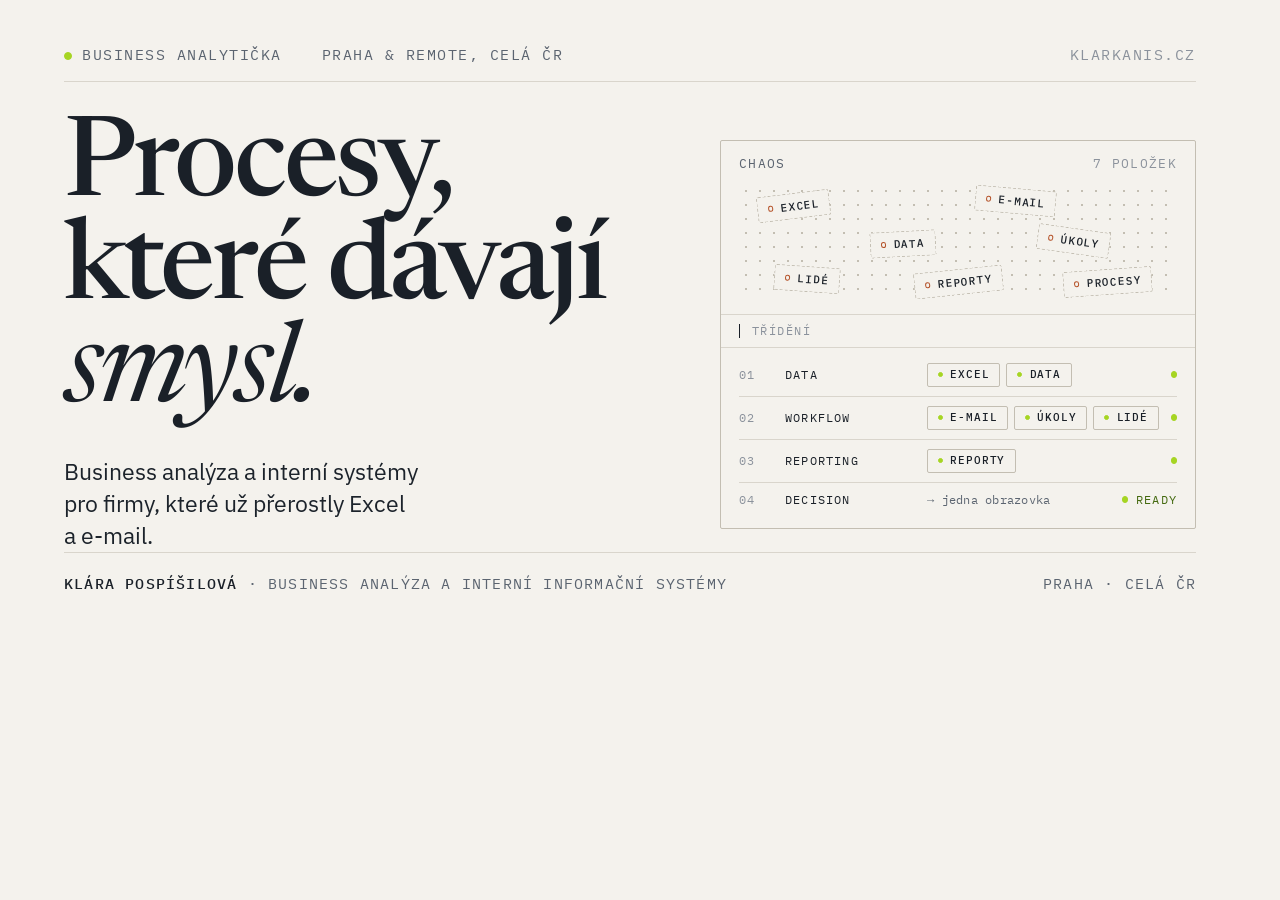
<file: tools/og.html>
<!DOCTYPE html>
<html lang="cs">
<head>
<meta charset="utf-8">
<title>OG obrázek</title>
<meta name="robots" content="noindex">
<link rel="stylesheet" href="../styles.css">
<style>
  html,body{margin:0;width:1200px;height:630px;overflow:hidden}
  .og{position:relative;width:1200px;height:630px;padding:44px 64px 48px;background:var(--paper);color:var(--ink);display:grid;grid-template-rows:auto 1fr auto;font-family:var(--font-sans)}
  .og-meta{display:flex;gap:40px;padding-bottom:16px;border-bottom:1px solid var(--line);font:400 15px/1.4 var(--font-mono);letter-spacing:.1em;text-transform:uppercase;color:var(--text-2)}
  .og-meta .dot{width:8px;height:8px;margin-right:10px}
  .og-meta .r{margin-left:auto;color:var(--text-3)}
  .og-main{display:grid;grid-template-columns:600px 1fr;column-gap:56px;align-items:center;padding-top:36px}
  .og h1{margin:0;font:500 112px/.92 var(--font-serif);letter-spacing:-.03em}
  .og h1 em{font-style:italic;font-weight:400}
  .og-lede{margin-top:28px;max-width:26ch;font-size:23px;line-height:1.4;color:var(--text)}
  .og-sys{border:1px solid var(--line-2);border-radius:2px;background:var(--paper)}
  .og-head{display:flex;justify-content:space-between;padding:14px 18px 10px;font:400 13px/1.4 var(--font-mono);letter-spacing:.1em;text-transform:uppercase;color:var(--text-2)}
  .og-head span:last-child{color:var(--text-3)}
  .og-field{position:relative;height:118px;margin:0 18px;background-image:radial-gradient(var(--line-2) .8px,transparent .9px);background-size:14px 14px}
  .og-field .chip{position:absolute;height:26px;font-size:11px}
  .og-arrow{display:flex;align-items:center;gap:12px;height:34px;margin-top:12px;padding:0 18px;border-top:1px solid var(--line);border-bottom:1px solid var(--line);font:400 12px/1 var(--font-mono);letter-spacing:.12em;text-transform:uppercase;color:var(--text-3)}
  .og-arrow i{width:1px;height:14px;background:var(--ink);display:inline-block}
  .og-rows{list-style:none;margin:0;padding:6px 18px 12px}
  .og-rows li{display:grid;grid-template-columns:34px 130px 1fr auto;align-items:center;gap:12px;padding:9px 0;border-top:1px solid var(--line);font:400 12px/1.3 var(--font-mono);letter-spacing:.1em;text-transform:uppercase}
  .og-rows li:first-child{border-top:0}
  .og-rows .n{color:var(--text-3)}
  .og-rows .docks{display:flex;gap:6px}
  .og-rows .chip{height:24px;font-size:10.5px}
  .og-rows .st{display:inline-flex;align-items:center;gap:8px;color:var(--moss)}
  .og-rows .out{letter-spacing:.02em;text-transform:none;color:var(--text-2)}
  .og-foot{display:flex;justify-content:space-between;align-items:flex-end;padding-top:20px;border-top:1px solid var(--line);font:400 15px/1.4 var(--font-mono);letter-spacing:.08em;text-transform:uppercase;color:var(--text-2)}
  .og-foot b{font-weight:500;color:var(--ink)}
</style>
</head>
<body>
<div class="og">
  <p class="og-meta"><span><i class="dot dot-lime"></i>Business analytička</span><span>Praha &amp; remote, celá ČR</span><span class="r">klarkanis.cz</span></p>
  <div class="og-main">
    <div>
      <h1>Procesy,<br>které dávají<br><em>smysl.</em></h1>
      <p class="og-lede">Business analýza a&nbsp;interní systémy pro firmy, které už přerostly Excel a&nbsp;e-mail.</p>
    </div>
    <div class="og-sys">
      <p class="og-head"><span>Chaos</span><span>7 položek</span></p>
      <div class="og-field">
        <span class="chip is-chaos" style="left:4%;top:8%;transform:rotate(-7deg)">Excel</span>
        <span class="chip is-chaos" style="left:54%;top:4%;transform:rotate(5deg)">E-mail</span>
        <span class="chip is-chaos" style="left:30%;top:40%;transform:rotate(-3deg)">Data</span>
        <span class="chip is-chaos" style="left:68%;top:38%;transform:rotate(8deg)">Úkoly</span>
        <span class="chip is-chaos" style="left:8%;top:70%;transform:rotate(4deg)">Lidé</span>
        <span class="chip is-chaos" style="left:40%;top:72%;transform:rotate(-6deg)">Reporty</span>
        <span class="chip is-chaos" style="left:74%;top:72%;transform:rotate(-4deg)">Procesy</span>
      </div>
      <p class="og-arrow"><i></i>třídění</p>
      <ol class="og-rows">
        <li><span class="n">01</span><span>Data</span><span class="docks"><span class="chip is-docked">Excel</span><span class="chip is-docked">Data</span></span><span class="st"><i class="dot dot-lime"></i></span></li>
        <li><span class="n">02</span><span>Workflow</span><span class="docks"><span class="chip is-docked">E-mail</span><span class="chip is-docked">Úkoly</span><span class="chip is-docked">Lidé</span></span><span class="st"><i class="dot dot-lime"></i></span></li>
        <li><span class="n">03</span><span>Reporting</span><span class="docks"><span class="chip is-docked">Reporty</span></span><span class="st"><i class="dot dot-lime"></i></span></li>
        <li><span class="n">04</span><span>Decision</span><span class="out">→ jedna obrazovka</span><span class="st"><i class="dot dot-lime"></i>ready</span></li>
      </ol>
    </div>
  </div>
  <p class="og-foot"><span><b>Klára Pospíšilová</b> · business analýza a&nbsp;interní informační systémy</span><span>Praha · celá ČR</span></p>
</div>
</body>
</html>
</file>
<file: styles.css>
/* klarkanis.cz
   Vizuální systém: editorial × systémový design × data × pohyb.
   Motivy: 1px linky, mono labely, indexy, stavové body (rezavý = chaos, limetkový = systém),
   konektory, bloková progress čísla. Pohyb jen transform/opacity/clip-path.

   1 Písma  2 Tokeny  3 Základ  4 Prvky  5 Hlavička  6 Hero a třídění
   7 Sekce  8 Poznáváte to?  9 Z chaosu systém  10 Služby  11 Postup
   12 O mně  13 Otázky  14 Kontakt  15 Patička  16 Pohyb a přístupnost */

/* 1 Písma (SIL Open Font License, vlastní hosting) */
@font-face{font-family:"Newsreader";font-style:normal;font-weight:500;font-display:swap;src:url(fonts/newsreader-500-latin-ext.woff2) format("woff2");unicode-range:U+0100-02BA,U+02BD-02C5,U+02C7-02CC,U+02CE-02D7,U+02DD-02FF,U+0304,U+0308,U+0329,U+1D00-1DBF,U+1E00-1E9F,U+1EF2-1EFF,U+2020,U+20A0-20AB,U+20AD-20C0,U+2113,U+2C60-2C7F,U+A720-A7FF}
@font-face{font-family:"Newsreader";font-style:normal;font-weight:500;font-display:swap;src:url(fonts/newsreader-500-latin.woff2) format("woff2");unicode-range:U+0000-00FF,U+0131,U+0152-0153,U+02BB-02BC,U+02C6,U+02DA,U+02DC,U+0304,U+0308,U+0329,U+2000-206F,U+20AC,U+2122,U+2191,U+2193,U+2212,U+2215,U+FEFF,U+FFFD}
@font-face{font-family:"Newsreader";font-style:italic;font-weight:400;font-display:swap;src:url(fonts/newsreader-italic-400-latin-ext.woff2) format("woff2");unicode-range:U+0100-02BA,U+02BD-02C5,U+02C7-02CC,U+02CE-02D7,U+02DD-02FF,U+0304,U+0308,U+0329,U+1D00-1DBF,U+1E00-1E9F,U+1EF2-1EFF,U+2020,U+20A0-20AB,U+20AD-20C0,U+2113,U+2C60-2C7F,U+A720-A7FF}
@font-face{font-family:"Newsreader";font-style:italic;font-weight:400;font-display:swap;src:url(fonts/newsreader-italic-400-latin.woff2) format("woff2");unicode-range:U+0000-00FF,U+0131,U+0152-0153,U+02BB-02BC,U+02C6,U+02DA,U+02DC,U+0304,U+0308,U+0329,U+2000-206F,U+20AC,U+2122,U+2191,U+2193,U+2212,U+2215,U+FEFF,U+FFFD}
@font-face{font-family:"IBM Plex Sans";font-style:normal;font-weight:400 700;font-display:swap;src:url(fonts/plexsans-400-700-latin-ext.woff2) format("woff2");unicode-range:U+0100-02BA,U+02BD-02C5,U+02C7-02CC,U+02CE-02D7,U+02DD-02FF,U+0304,U+0308,U+0329,U+1D00-1DBF,U+1E00-1E9F,U+1EF2-1EFF,U+2020,U+20A0-20AB,U+20AD-20C0,U+2113,U+2C60-2C7F,U+A720-A7FF}
@font-face{font-family:"IBM Plex Sans";font-style:normal;font-weight:400 700;font-display:swap;src:url(fonts/plexsans-400-700-latin.woff2) format("woff2");unicode-range:U+0000-00FF,U+0131,U+0152-0153,U+02BB-02BC,U+02C6,U+02DA,U+02DC,U+0304,U+0308,U+0329,U+2000-206F,U+20AC,U+2122,U+2191,U+2193,U+2212,U+2215,U+FEFF,U+FFFD}
@font-face{font-family:"IBM Plex Mono";font-style:normal;font-weight:400;font-display:swap;src:url(fonts/plexmono-400-latin-ext.woff2) format("woff2");unicode-range:U+0100-02BA,U+02BD-02C5,U+02C7-02CC,U+02CE-02D7,U+02DD-02FF,U+0304,U+0308,U+0329,U+1D00-1DBF,U+1E00-1E9F,U+1EF2-1EFF,U+2020,U+20A0-20AB,U+20AD-20C0,U+2113,U+2C60-2C7F,U+A720-A7FF}
@font-face{font-family:"IBM Plex Mono";font-style:normal;font-weight:400;font-display:swap;src:url(fonts/plexmono-400-latin.woff2) format("woff2");unicode-range:U+0000-00FF,U+0131,U+0152-0153,U+02BB-02BC,U+02C6,U+02DA,U+02DC,U+0304,U+0308,U+0329,U+2000-206F,U+20AC,U+2122,U+2191,U+2193,U+2212,U+2215,U+FEFF,U+FFFD}
@font-face{font-family:"IBM Plex Mono";font-style:normal;font-weight:500;font-display:swap;src:url(fonts/plexmono-500-latin-ext.woff2) format("woff2");unicode-range:U+0100-02BA,U+02BD-02C5,U+02C7-02CC,U+02CE-02D7,U+02DD-02FF,U+0304,U+0308,U+0329,U+1D00-1DBF,U+1E00-1E9F,U+1EF2-1EFF,U+2020,U+20A0-20AB,U+20AD-20C0,U+2113,U+2C60-2C7F,U+A720-A7FF}
@font-face{font-family:"IBM Plex Mono";font-style:normal;font-weight:500;font-display:swap;src:url(fonts/plexmono-500-latin.woff2) format("woff2");unicode-range:U+0000-00FF,U+0131,U+0152-0153,U+02BB-02BC,U+02C6,U+02DA,U+02DC,U+0304,U+0308,U+0329,U+2000-206F,U+20AC,U+2122,U+2191,U+2193,U+2212,U+2215,U+FEFF,U+FFFD}
/* Systémová písma s upravenými metrikami: text se při výměně za webové písmo neposune */
@font-face{font-family:"Plex Sans Fallback";src:local("Arial"),local("Liberation Sans");size-adjust:100.3%;ascent-override:102.19%;descent-override:27.42%;line-gap-override:0%}
@font-face{font-family:"Newsreader Fallback";src:local("Times New Roman"),local("Liberation Serif");size-adjust:111.77%;ascent-override:65.76%;descent-override:23.71%;line-gap-override:0%}

/* 2 Tokeny */
:root{
  --paper:#f4f2ed;
  --paper-2:#ebe8e0;
  --ink:#1a2028;
  --ink-2:#2e3742;
  --text:#1c232b;
  --text-2:#5b6470;
  --text-3:#8b929c;
  --line:#d9d5cc;
  --line-2:#c3beb2;
  --lime:#a6d523;
  --moss:#43690f;
  --rust:#b5532a;
  --note:#efe4a9;
  --dark:#12161b;
  --on-dark:#eeece6;
  --on-dark-2:rgba(238,236,230,.66);
  --on-dark-3:rgba(238,236,230,.42);
  --on-dark-line:rgba(238,236,230,.16);
  --error:#f0b09a;

  --font-serif:"Newsreader","Newsreader Fallback",Georgia,serif;
  --font-sans:"IBM Plex Sans","Plex Sans Fallback",system-ui,sans-serif;
  --font-mono:"IBM Plex Mono",ui-monospace,"SF Mono",Menlo,Consolas,"Liberation Mono",monospace;
  --fs-0:.75rem;
  --fs-1:.875rem;
  --fs-2:1.0625rem;
  --fs-3:clamp(1.125rem,1rem + .5vw,1.375rem);
  --fs-4:clamp(1.375rem,1.15rem + .9vw,1.875rem);
  --fs-5:clamp(2rem,1.3rem + 2.6vw,3.5rem);
  --fs-6:clamp(3.125rem,1rem + 7.6vw,8rem);
  --fs-q:clamp(1.875rem,1rem + 3.4vw,4.25rem);

  --s-1:.25rem;--s-2:.5rem;--s-3:.75rem;--s-4:1rem;--s-5:1.5rem;--s-6:2rem;--s-7:3rem;--s-8:4rem;--s-9:6rem;
  --section:clamp(4.5rem,9vw,8rem);
  --gutter:clamp(1rem,4vw,3.5rem);
  --container:82rem;
  --nav-h:4rem;
  --radius:2px;
  --ease:cubic-bezier(.2,.7,.2,1);
  --ease-io:cubic-bezier(.7,0,.2,1);
  --dur:.25s;
}
@media (min-width:900px){:root{--nav-h:4.5rem}}

/* 3 Základ */
*,*::before,*::after{box-sizing:border-box}
html{color-scheme:light;-webkit-text-size-adjust:100%;scroll-padding-top:calc(var(--nav-h) + 1rem)}
html.menu-open{overflow:hidden}
body{margin:0;background:var(--paper);color:var(--text);font:400 var(--fs-2)/1.6 var(--font-sans);-webkit-font-smoothing:antialiased;overflow-x:clip}
h1,h2,h3{font-family:var(--font-serif);font-weight:500;overflow-wrap:break-word}
h2{margin:0;font-size:var(--fs-5);line-height:1.05;letter-spacing:-.015em;text-wrap:balance}
h3{margin:0;font-size:var(--fs-4);line-height:1.2;letter-spacing:-.01em}
p{margin:0;text-wrap:pretty}
a{color:inherit;text-decoration-thickness:1px;text-underline-offset:.16em;text-decoration-color:var(--line-2);transition:text-decoration-color var(--dur)}
a:hover{text-decoration-color:currentColor}
:focus-visible{outline:2px solid var(--moss);outline-offset:3px;border-radius:2px}
svg{max-width:100%}
.sprite{position:absolute;width:0;height:0;overflow:hidden}
strong{font-weight:500}
[id]{scroll-margin-top:calc(var(--nav-h) + 1rem)}
.sr-only{position:absolute;width:1px;height:1px;margin:-1px;padding:0;overflow:hidden;clip:rect(0 0 0 0);white-space:nowrap;border:0}
.skip-link{position:absolute;left:var(--gutter);top:-100%;z-index:100;padding:.6rem 1rem;background:var(--ink);color:var(--on-dark);border-radius:var(--radius);text-decoration:none;font-weight:500}
.skip-link:focus{top:.75rem}
@media (max-width:639.98px){p{hyphens:auto}}
main{position:relative;z-index:1}

/* Systémový rastr: dvě 1px linky na okrajích sazebního obrazce, přes celou výšku stránky */
.frame{position:fixed;inset:0;z-index:0;width:min(var(--container),100% - 2 * var(--gutter));margin-inline:auto;pointer-events:none}
.frame::before,.frame::after{content:"";position:absolute;top:0;bottom:0;width:1px;background:var(--line)}
.frame::before{left:-1.25rem}
.frame::after{right:-1.25rem}
@media (max-width:1099.98px){.frame{display:none}}
@media (min-width:1100px){.sec-head,.hero-meta{margin-inline:-1.25rem;padding-inline:1.25rem}}

/* 4 Prvky */
.wrap{width:min(var(--container),100% - 2 * var(--gutter));margin-inline:auto}
.icon{width:1em;height:1em;flex:none}
.icon-down{transform:rotate(90deg)}
.mono{font-family:var(--font-mono);font-size:var(--fs-0);font-weight:400;letter-spacing:.04em;line-height:1.45;font-variant-numeric:tabular-nums}
.dot{display:inline-block;width:.4rem;height:.4rem;border:1px solid currentColor;border-radius:50%;vertical-align:middle;flex:none}
.dot-lime{background:var(--lime);border-color:var(--lime)}
.btn{display:inline-flex;align-items:center;justify-content:center;gap:.7rem;min-height:3rem;padding:.9rem 1.35rem;border:1px solid var(--ink);border-radius:var(--radius);background:var(--ink);color:var(--on-dark);font:500 .8125rem/1 var(--font-mono);letter-spacing:.08em;text-transform:uppercase;text-decoration:none;cursor:pointer;transition:background var(--dur) var(--ease),color var(--dur) var(--ease),transform var(--dur) var(--ease)}
.btn:hover{background:var(--ink-2)}
.btn:active{transform:translateY(1px)}
.btn .icon{transition:transform var(--dur) var(--ease)}
.btn:hover .icon{transform:translateX(3px)}
.btn[disabled]{opacity:.6;cursor:progress}
.btn-sm{min-height:2.5rem;padding:.6rem 1rem}
.btn-lime{background:var(--lime);border-color:var(--lime);color:#1a2028}
.btn-lime:hover{background:#b8e23b;border-color:#b8e23b}
.link-arrow{display:inline-flex;align-items:center;gap:.5rem;padding:.5rem 0;font-weight:500;color:var(--ink);text-decoration:none}
.link-arrow span{text-decoration:underline;text-decoration-thickness:1px;text-underline-offset:.2em;text-decoration-color:var(--line-2);transition:text-decoration-color var(--dur)}
.link-arrow:hover span{text-decoration-color:currentColor}
.link-arrow .icon{transition:transform var(--dur) var(--ease)}
.link-arrow:hover .icon{transform:translateX(3px)}
.link-arrow:hover .icon-down{transform:rotate(90deg) translateX(3px)}
.brand{display:inline-flex;align-items:center;gap:.7rem;color:var(--ink);font:500 var(--fs-1)/1 var(--font-sans);text-decoration:none;white-space:nowrap}
.brand .mark{width:1.875rem;height:1.875rem;flex:none;color:var(--ink-2);transition:transform .4s var(--ease)}
.brand:hover .mark{animation:brand-spin 1.6s linear infinite}
@keyframes brand-spin{to{transform:rotate(360deg)}}

/* Bloková progress hodnota: 10 dílků, výplň řízená --v (0–1) */
.bar{--cell:.4rem;--gap:.15rem;position:relative;display:inline-block;width:calc(10 * (var(--cell) + var(--gap)) - var(--gap));height:.55rem;background:repeating-linear-gradient(90deg,var(--bar-bg,var(--line-2)) 0 var(--cell),transparent var(--cell) calc(var(--cell) + var(--gap)));vertical-align:middle}
.bar i{position:absolute;inset:0;background:repeating-linear-gradient(90deg,var(--bar-fg,currentColor) 0 var(--cell),transparent var(--cell) calc(var(--cell) + var(--gap)));clip-path:inset(0 calc((1 - var(--v,0) * var(--on,1)) * 100%) 0 0);transition:clip-path .7s var(--ease)}

/* Hlavička sekce: index, titulek, meta údaj */
.sec-head{display:grid;grid-template-columns:minmax(0,1fr);gap:.6rem;margin-bottom:clamp(2.5rem,6vw,4.5rem);padding-top:1rem;border-top:1px solid var(--ink)}
.sec-idx{color:var(--text-2);text-transform:uppercase;letter-spacing:.1em}
.sec-title{max-width:22ch}
.sec-meta{color:var(--text-3);text-transform:uppercase;letter-spacing:.08em}
@media (min-width:640px){
  .sec-head{grid-template-columns:6rem minmax(0,1fr) auto;align-items:start;column-gap:var(--s-5)}
  .sec-idx{padding-top:.5em}
  .sec-meta{padding-top:.6em;text-align:right}
}

/* 5 Hlavička a navigace */
.site-header{position:sticky;top:0;z-index:50;background:var(--paper);transition:box-shadow var(--dur),background-color .6s var(--ease),color .6s var(--ease)}
html.hdr-dark-scene .site-header,html.hdr-dark-contact .site-header{background:var(--dark);color:var(--on-dark);--paper:var(--dark);--ink:var(--on-dark);--ink-2:var(--on-dark);--text-2:var(--on-dark-2);--text-3:var(--on-dark-3);--line:var(--on-dark-line)}
html.hdr-dark-scene .site-header .btn,html.hdr-dark-contact .site-header .btn{color:var(--dark)}
.site-header.is-scrolled{box-shadow:0 1px 0 var(--line)}
.nav{display:flex;align-items:center;justify-content:space-between;gap:var(--s-5);height:var(--nav-h)}
.nav-links{display:flex;align-items:center;gap:var(--s-6);margin:0;padding:0;list-style:none}
.nav-link{position:relative;display:inline-block;padding:.5rem 0;font-size:var(--fs-1);color:var(--text-2);text-decoration:none;transition:color var(--dur)}
.nav-link::after{content:"";position:absolute;left:0;right:0;bottom:.2rem;height:1px;background:currentColor;transform:scaleX(0);transform-origin:left;transition:transform .3s var(--ease)}
.nav-link:hover,.nav-link[aria-current]{color:var(--ink)}
.nav-link:hover::after,.nav-link[aria-current]::after{transform:scaleX(1)}
.nav-pos{display:none;align-items:baseline;gap:.35rem;margin:0;color:var(--text-3);text-transform:uppercase;letter-spacing:.08em;white-space:nowrap}
.nav-pos-n{color:var(--ink)}
.nav-pos-t{margin-left:.5rem;color:var(--text-2)}
@media (min-width:1100px){.nav-pos{display:inline-flex}}
.scroll-line{position:absolute;left:0;right:0;bottom:0;height:1px;pointer-events:none}
.scroll-line i{display:block;height:100%;background:var(--ink);transform:scaleX(var(--sp,0));transform-origin:left}
.nav-toggle{display:none;align-items:center;gap:.6rem;min-height:2.75rem;margin-right:-.25rem;padding:.5rem .25rem .5rem .75rem;border:0;background:none;color:var(--ink);font:500 var(--fs-1)/1 var(--font-sans);cursor:pointer}
.nav-toggle-icon{position:relative;width:1.25rem;height:.875rem}
.nav-toggle-icon::before,.nav-toggle-icon::after{content:"";position:absolute;left:0;width:100%;height:1.5px;background:currentColor;transition:transform .3s var(--ease),top .3s var(--ease)}
.nav-toggle-icon::before{top:0}
.nav-toggle-icon::after{top:calc(100% - 1.5px)}
[aria-expanded="true"] .nav-toggle-icon::before{top:calc(50% - .75px);transform:rotate(45deg)}
[aria-expanded="true"] .nav-toggle-icon::after{top:calc(50% - .75px);transform:rotate(-45deg)}
.menu-foot{display:none}
@media (max-width:899.98px){
  .nav-toggle{display:inline-flex}
  .nav-primary{display:none;position:fixed;top:var(--nav-h);right:0;bottom:0;left:0;z-index:40;overflow:auto;padding:var(--s-4) var(--gutter) var(--s-8);background:var(--paper)}
  .nav-primary.is-open{display:block;animation:menu-in .35s var(--ease)}
  .nav-links{flex-direction:column;align-items:stretch;gap:0}
  .nav-links li{border-top:1px solid var(--line)}
  .nav-links li:last-child{border-bottom:1px solid var(--line)}
  .nav-links .nav-link,.nav-links .btn{display:block;min-height:0;padding:var(--s-4) 0;border:0;background:none;color:var(--ink);font:500 clamp(1.75rem,7vw,2.5rem)/1.2 var(--font-serif);letter-spacing:-.01em;text-transform:none;text-align:left}
  .nav-link::after{display:none}
  .menu-foot{display:grid;gap:var(--s-4);margin-top:var(--s-6)}
  .menu-foot p{font-size:var(--fs-1);color:var(--text-2)}
  .menu-foot .btn{justify-self:start}
}

/* 6 Hero a třídění chaosu do systému */
.hero{position:relative;padding-block:clamp(1.25rem,3vw,2.5rem) clamp(3.5rem,8vw,6.5rem);overflow:clip}
.hero-grid{display:grid;grid-template-columns:repeat(12,minmax(0,1fr));column-gap:var(--s-5);row-gap:0}
.hero-meta{grid-column:1/-1;display:flex;flex-wrap:wrap;gap:.5rem 2.5rem;padding-bottom:.9rem;border-bottom:1px solid var(--line);color:var(--text-2);text-transform:uppercase;letter-spacing:.08em}
.hero-meta-item{display:inline-flex;align-items:center;gap:.5rem}
@media (min-width:640px){.hero-meta-right{margin-left:auto}}
.hero-title{grid-column:1/-1;margin:clamp(2.25rem,5vw,4.5rem) 0 0;font-size:var(--fs-6);line-height:.94;letter-spacing:-.028em;color:var(--ink)}
.hero-title em{font-style:italic;font-weight:400;letter-spacing:-.02em}
.tl{display:block;overflow:hidden;padding:.1em 0 .16em;margin:-.1em 0 -.16em}
.tw{display:block}
.hero-side{grid-column:1/-1;margin-top:clamp(2rem,4vw,3.25rem)}
@media (min-width:900px){.hero-side{align-self:end;padding-bottom:.25rem}}
.hero-lede{max-width:30ch;font-size:var(--fs-3);line-height:1.5;color:var(--text)}
.hero-cta{display:flex;flex-wrap:wrap;align-items:center;gap:var(--s-4) var(--s-6);margin-top:var(--s-6)}
.sorter{position:relative;grid-column:1/-1;margin-top:clamp(2.5rem,8vw,4rem);border:1px solid var(--line-2);border-radius:var(--radius);background:var(--paper)}
@media (min-width:900px){
  .hero-title{grid-column:1/span 7}
  .hero-side{grid-column:1/span 5;padding-right:var(--s-5)}
  .sorter{grid-column:8/span 5;grid-row:2/span 2;align-self:start;margin-top:clamp(2.25rem,5vw,4.5rem)}
}
.sorter-col{padding:.9rem 1rem 1rem}
.sorter-head{display:flex;justify-content:space-between;gap:1rem;margin-bottom:.75rem;color:var(--text-2);text-transform:uppercase;letter-spacing:.1em}
.sorter-count{color:var(--text-3);transition:color .4s}
.sorter-field{position:static;height:clamp(8.5rem,20vw,10rem);background-image:radial-gradient(var(--line-2) .7px,transparent .8px);background-size:14px 14px;background-position:center}
.sorter-arrow{position:relative;display:flex;align-items:center;height:2.25rem;padding-left:2.6rem;border-top:1px solid var(--line);border-bottom:1px solid var(--line);color:var(--text-3);text-transform:uppercase;letter-spacing:.1em}
.sorter-arrow::before{content:"";position:absolute;left:1.5rem;top:.45rem;bottom:.6rem;width:1px;background:var(--ink)}
.sorter-arrow::after{content:"";position:absolute;left:calc(1.5rem - 3px);bottom:.6rem;width:6px;height:6px;border-right:1px solid var(--ink);border-bottom:1px solid var(--ink);transform:rotate(45deg)}
.sorter-system{position:relative}
/* Páteř systému: linka vlevo od indexů, kterou dokreslí scroll (--sp) */
.sorter-system::before{content:"";position:absolute;left:1.5rem;top:2.9rem;bottom:1.2rem;width:1px;background:var(--ink);transform:scaleY(var(--sp,0));transform-origin:top}
.srows{list-style:none;margin:0;padding:0 0 0 .9rem}
.srow{display:grid;grid-template-columns:2.25rem minmax(0,1fr) auto;grid-template-areas:"n label status" "n docks docks";column-gap:.75rem;row-gap:.4rem;padding:.6rem 0;border-top:1px solid var(--line)}
.srow:first-child{border-top:0;padding-top:.15rem}
.srow:last-child{padding-bottom:.2rem}
.srow-n{grid-area:n;padding-top:.2rem;color:var(--text-3)}
.srow-label{grid-area:label;padding-top:.2rem;color:var(--text-3);text-transform:uppercase;letter-spacing:.1em;transition:color .4s var(--ease)}
.srow-label small{display:block;margin-top:.1rem;font-size:.6875rem;letter-spacing:.02em;text-transform:none;color:var(--text-3)}
.srow-status{grid-area:status;display:inline-flex;align-items:center;gap:.5rem;padding-top:.35rem;color:var(--text-3)}
.srow-status .dot{border-color:var(--line-2);transition:background .4s,border-color .4s}
.srow-ready{opacity:0;color:var(--moss);text-transform:uppercase;letter-spacing:.1em;transition:opacity .4s .2s}
.srow-docks{grid-area:docks;display:flex;flex-wrap:wrap;gap:.375rem;min-height:1.5rem}
.dock{visibility:hidden}
.srow-outline{opacity:0;padding-top:.2rem;color:var(--text-2);transition:opacity .5s var(--ease) .15s}
.srow.is-active .srow-label{color:var(--ink)}
.srow.is-active .srow-label small{color:var(--text-2)}
.srow.is-active .srow-status .dot{background:var(--lime);border-color:var(--lime)}
.srow.is-active .srow-ready,.srow.is-active .srow-outline{opacity:1}
.chip{display:inline-flex;align-items:center;gap:.45rem;height:1.5rem;padding:0 .6rem;border:1px solid var(--line-2);border-radius:var(--radius);background:var(--paper);color:var(--ink);font:500 .6875rem/1 var(--font-mono);letter-spacing:.08em;text-transform:uppercase;white-space:nowrap}
.chip::before{content:"";width:.35rem;height:.35rem;border:1px solid var(--rust);border-radius:50%;flex:none;transition:background .3s,border-color .3s}
.chip.is-chaos{border-style:dashed;border-color:var(--line-2)}
.chip.is-docked{border-style:solid}
.chip.is-docked::before{background:var(--lime);border-color:var(--lime)}
.js .sorter-field .chip{position:absolute;left:0;top:0;z-index:2;opacity:0;will-change:transform;transition:transform .95s var(--ease-io),opacity .5s var(--ease),border-color .3s}
.js .sorter-field .chip.is-on{opacity:1}
.js .sorter.no-t .chip{transition:none}
html:not(.js) .sorter-field{display:none}
html:not(.js) .dock{visibility:visible}
html:not(.js) .dock::before{background:var(--lime);border-color:var(--lime)}
html:not(.js) .srow .srow-label{color:var(--ink)}
html:not(.js) .srow .srow-status .dot{background:var(--lime);border-color:var(--lime)}

/* 7 Sekce */
.section{padding-block:var(--section)}
.sec-close{max-width:44ch;margin-top:clamp(2.5rem,6vw,4rem);font-size:var(--fs-3);line-height:1.45}
.sec-close .link-arrow{display:inline-flex;font-size:var(--fs-2)}
.section-cta{display:flex;flex-wrap:wrap;align-items:center;gap:1.1rem var(--s-6);margin-top:clamp(2.5rem,6vw,4rem);padding-top:clamp(1.5rem,4vw,2rem);border-top:1px solid var(--line)}
.section-cta p{margin:0;max-width:34ch;font-size:var(--fs-3);color:var(--text)}
.services+.section-cta,.process-grid+.section-cta{border-top:0;padding-top:0}

/* 8 Poznáváte to? Rozházené artefakty, které se při scrollu srovnají a podtrhnou */
.board{display:grid;grid-template-columns:repeat(12,minmax(0,1fr));gap:clamp(2rem,4vw,3rem) var(--s-5);counter-reset:sym}
.sym{position:relative;grid-column:1/-1;padding-top:1rem;counter-increment:sym;transform:translate(var(--ox),var(--oy)) rotate(var(--or));transition:transform 1.1s var(--ease-io)}
.sym::before{content:"";position:absolute;left:0;right:0;top:0;height:1px;background:var(--ink);transform:scaleX(0);transform-origin:left;transition:transform .9s var(--ease) .85s}
.board.is-in .sym{transform:none}
.board.is-in .sym::before{transform:scaleX(1)}
.sym:nth-child(2){transition-delay:.08s}
.sym:nth-child(3){transition-delay:.16s}
.sym:nth-child(4){transition-delay:.24s}
.sym:nth-child(5){transition-delay:.32s}
.sym-label{display:flex;justify-content:space-between;margin-bottom:.9rem;color:var(--text-2);text-transform:uppercase;letter-spacing:.1em}
.sym-label::after{content:counter(sym,decimal-leading-zero);color:var(--text-3)}
.sym-note{max-width:34ch;margin-top:1rem;font-size:var(--fs-1);line-height:1.5;color:var(--text-2)}
@media (min-width:900px){
  .sym-excel{grid-column:1/span 5}
  .sym-email{grid-column:7/span 6;margin-top:clamp(2rem,6vw,5rem)}
  .sym-data{grid-column:1/span 3}
  .sym-report{grid-column:5/span 4}
  .sym-process{grid-column:10/span 3}
}
@media (min-width:640px) and (max-width:899.98px){
  .sym-excel,.sym-report{grid-column:1/span 6}
  .sym-email,.sym-process{grid-column:7/span 6}
  .sym-data{grid-column:1/span 6}
}
@media (max-width:639.98px){.sym{--ox:calc(var(--ox) * .5);--oy:calc(var(--oy) * .5)}}
.art-files ul{list-style:none;margin:0;padding:0}
.art-files li{display:flex;justify-content:space-between;gap:1rem;padding:.5rem 0;border-bottom:1px solid var(--line)}
.fname{font-family:var(--font-mono);font-size:.8125rem;letter-spacing:0;white-space:nowrap;overflow:hidden;text-overflow:ellipsis}
.fmeta{flex:none;color:var(--text-3)}
.art-files .is-q .fname,.art-files .is-q .fmeta{color:var(--rust)}
.art-mail{padding:.9rem 1rem 1rem;border:1px solid var(--line-2);border-radius:var(--radius)}
.mail-head{color:var(--text-3);letter-spacing:0;white-space:nowrap;overflow:hidden;text-overflow:ellipsis}
.mail-body{margin-top:.5rem;font:italic 400 clamp(1.375rem,1.1rem + 1.1vw,1.875rem)/1.2 var(--font-serif);letter-spacing:-.01em;hanging-punctuation:first}
.mail-foot{margin-top:.75rem;padding-top:.6rem;border-top:1px solid var(--line);color:var(--text-3)}
.big-num{font:500 clamp(4.5rem,3rem + 6vw,8rem)/.85 var(--font-serif);letter-spacing:-.04em;font-variant-numeric:tabular-nums}
.num-sub{margin-top:.75rem;color:var(--text-2);text-transform:uppercase;letter-spacing:.08em}
.week{display:grid;grid-template-columns:repeat(7,minmax(0,1fr));gap:3px;list-style:none;margin:0;padding:0}
.week li{display:grid;place-content:center;aspect-ratio:1;border:1px solid var(--line-2);color:var(--text-3);font-size:.6875rem;text-transform:uppercase;text-align:center;letter-spacing:.06em}
.week li.is-hot{border-color:var(--ink);background:var(--ink);color:var(--paper)}
.week li small{display:block;margin-top:.15rem;font-size:.5625rem;color:var(--lime)}
.week-note{margin-top:.75rem;color:var(--text-2)}
.art-quote p{font:italic 400 clamp(1.5rem,1.1rem + 1.4vw,2.25rem)/1.15 var(--font-serif);letter-spacing:-.015em;hanging-punctuation:first}

/* 9 Z chaosu systém: sticky scéna řízená scrollem. Stav prvků počítá scenes.js
   (translate/rotate/scale), CSS drží vzhled útržků a přechody stage. */
.scene-track{position:relative;height:380vh}
.scene-stage{position:sticky;top:0;height:100vh;height:100svh;overflow:hidden;background:var(--dark);color:var(--on-dark);--sfg:var(--on-dark);--sfg2:var(--on-dark-2);--sfg3:var(--on-dark-3);--sline:var(--on-dark-line);transition:background-color .9s var(--ease),color .9s var(--ease)}
.scene-stage.is-light{background:var(--paper);color:var(--text);--sfg:var(--ink);--sfg2:var(--text-2);--sfg3:var(--text-3);--sline:var(--line-2)}
.scene-copy,.scene-field,.scene-readout,.scene-hint{position:absolute;left:max(var(--gutter),50% - var(--container) / 2);right:max(var(--gutter),50% - var(--container) / 2)}
.scene-field{top:calc(var(--nav-h) + 1.25rem);bottom:4.25rem;z-index:1}
.scene-copy{top:50%;right:auto;z-index:3;width:min(34rem,38%);opacity:0;transform:translateY(calc(-50% + 28px));transition:opacity .9s var(--ease),transform .9s var(--ease)}
.scene-stage.is-final .scene-copy{opacity:1;transform:translateY(-50%)}
.scene-copy .sec-idx{color:var(--sfg2)}
.scene-title{margin-top:1rem;font-size:clamp(2.25rem,1.2rem + 3.6vw,4.75rem);line-height:1;letter-spacing:-.025em}
.scene-lede{max-width:30ch;margin-top:1.25rem;font-size:var(--fs-3);line-height:1.5;color:var(--sfg2)}
.scene-readout{right:auto;bottom:1.6rem;z-index:3;display:flex;align-items:center;gap:1.1rem;margin:0;color:var(--sfg2);text-transform:uppercase;letter-spacing:.1em;white-space:nowrap}
.scene-readout .bar{--bar-bg:var(--sline);--bar-fg:var(--sfg);width:calc(10 * .55rem - .15rem)}
.scene-readout .bar i{transition:none}
.ro-pct{min-width:3.5ch;text-align:right}
.scene-hint{left:auto;bottom:1.6rem;z-index:3;display:flex;align-items:center;gap:.4rem;margin:0;color:var(--sfg3);text-transform:uppercase;letter-spacing:.1em;transition:opacity .4s}
.scene-stage.is-going .scene-hint{opacity:0}
.scene-links{position:absolute;inset:0;width:100%;height:100%;overflow:visible;pointer-events:none}
.scene-links path{fill:none;stroke:var(--sfg2);stroke-width:1;stroke-dasharray:1;stroke-dashoffset:1;vector-effect:non-scaling-stroke;opacity:0}
.rl,.ch{position:absolute;left:0;top:0;margin:0;opacity:0;color:var(--sfg2);text-transform:uppercase;letter-spacing:.12em;white-space:nowrap;will-change:transform}
.ch::after{content:"→";margin-left:.6rem;color:var(--sfg3)}
.ch[data-cat="decision"]::after{content:none}
.sys-frame{position:absolute;left:0;top:0;border:1px solid var(--sline);border-radius:var(--radius);opacity:0;transform:scale(.985);transition:opacity .8s var(--ease),transform .8s var(--ease),border-color .9s var(--ease)}
.sys-frame-head{display:flex;gap:1.4rem;margin:0;padding:.6rem .9rem;border-bottom:1px solid var(--sline);color:var(--sfg2);text-transform:uppercase;letter-spacing:.1em;white-space:nowrap;overflow:hidden;transition:border-color .9s var(--ease)}
.sys-frame-head span:last-child{margin-left:auto;display:inline-flex;align-items:center;gap:.45rem}
.sys-frame-head em{font-style:normal}
.scene-stage.is-final .sys-frame{opacity:1;transform:none}
.frag{position:absolute;left:0;top:0;width:150px;height:56px;will-change:transform;transform-origin:center}
.frag.is-off{display:none}
.frag-in{position:absolute;inset:0;border:1px solid var(--line-2);border-radius:var(--radius);background:var(--paper);color:var(--ink);overflow:hidden}
.f-messy,.f-clean{position:absolute;inset:0;padding:.5rem .6rem;transition:opacity .35s var(--ease)}
.f-messy{font-family:var(--font-mono);font-size:.625rem;line-height:1.35;letter-spacing:0;color:var(--text-2)}
.f-clean{display:grid;grid-template-columns:auto minmax(0,1fr);grid-template-areas:"dot name" "dot type";column-gap:.5rem;align-content:center;opacity:0}
.f-clean .dot{grid-area:dot;align-self:center;background:var(--lime);border-color:var(--lime)}
.f-clean b{grid-area:name;font:500 .8125rem/1.2 var(--font-sans);color:var(--ink);white-space:nowrap;overflow:hidden;text-overflow:ellipsis}
.f-clean .mono{grid-area:type;font-size:.5625rem;letter-spacing:.06em;text-transform:uppercase;color:var(--text-3);white-space:nowrap;overflow:hidden;text-overflow:ellipsis}
.frag.is-clean .f-messy{opacity:0}
.frag.is-clean .f-clean{opacity:1}
/* Ve výsledném systému ukáže najetí na záznam jeho původní podobu */
@media (hover:hover){
  .scene-stage.is-final .frag{pointer-events:auto}
  .scene-stage.is-final .frag.is-clean:hover .f-messy{opacity:1}
  .scene-stage.is-final .frag.is-clean:hover .f-clean{opacity:0}
}
.f-name{font-size:.6875rem;color:var(--ink);white-space:nowrap;overflow:hidden;text-overflow:ellipsis}
.f-sub{margin-top:.15rem;white-space:nowrap;overflow:hidden;text-overflow:ellipsis}
.f-xlsx .f-cells{display:grid;grid-template-columns:repeat(4,minmax(0,1fr));margin-top:.35rem;border:1px solid var(--line)}
.f-cells span{padding:.12rem .25rem;border-right:1px solid var(--line);font-size:.5625rem;text-align:right;white-space:nowrap;overflow:hidden}
.f-cells span:last-child{border-right:0}
.f-cells span:nth-child(2){color:var(--rust)}
.f-mail .f-sub{font:italic 400 .75rem/1.3 var(--font-serif);color:var(--text-2)}
.badge{position:absolute;top:.4rem;right:.5rem;min-width:1rem;height:1rem;padding:0 .3rem;border-radius:.5rem;background:var(--rust);color:#fff;font:500 .5625rem/1rem var(--font-mono);text-align:center;letter-spacing:0}
.f-mail .f-name{padding-right:1.25rem}
.f-note{background:var(--note)}
.f-note p{font:400 .6875rem/1.3 var(--font-sans);color:#4a4320}
.f-num .f-big{font:500 1.375rem/1 var(--font-serif);letter-spacing:-.02em;color:var(--ink);white-space:nowrap}
.f-num .f-sub{margin-top:.25rem;font-size:.5625rem;text-transform:uppercase;letter-spacing:.06em}
.f-bars{display:flex;align-items:flex-end;gap:3px;height:1.5rem;margin-bottom:.3rem}
.f-bars i{flex:1;height:100%;background:var(--ink-2);opacity:.65;transform:scaleY(var(--h));transform-origin:bottom}
.f-task p{display:flex;align-items:center;gap:.4rem;font:400 .6875rem/1.4 var(--font-sans);color:var(--ink);white-space:nowrap;overflow:hidden}
.cb{width:.6rem;height:.6rem;border:1px solid var(--line-2);flex:none}
.f-notif{padding-left:2.5rem;display:grid;align-content:center}
.f-notif .badge{left:.6rem;right:auto;top:50%;min-width:1.4rem;height:1.4rem;border-radius:.7rem;font-size:.6875rem;line-height:1.4rem;transform:translateY(-50%)}
.f-lines{display:grid;gap:3px;margin:.1rem 0 .4rem}
.f-lines i{height:2px;background:var(--line-2)}
.f-lines i:nth-child(1){width:55%}
.f-lines i:nth-child(2){width:85%}
.f-lines i:nth-child(3){width:40%}
.f-cal{display:grid;align-content:center}
.f-cal .f-big{font:500 .9375rem/1 var(--font-mono);letter-spacing:.04em;text-transform:uppercase;color:var(--ink)}
.f-cal .f-sub{margin-top:.3rem;font-size:.5625rem;text-transform:uppercase;letter-spacing:.06em}
.f-chat{display:grid;align-content:center}
.f-chat p{display:inline-block;justify-self:start;max-width:100%;padding:.35rem .55rem;border-radius:.6rem .6rem .6rem 0;background:var(--paper-2);font:400 .6875rem/1.3 var(--font-sans);color:var(--ink)}
@media (max-width:719.98px){
  .scene-track{height:340vh}
  .scene-field{top:calc(var(--nav-h) + .75rem);bottom:3.75rem}
  .scene-copy{top:calc(var(--nav-h) + .75rem);right:max(var(--gutter),50% - var(--container) / 2);width:auto;transform:translateY(20px)}
  .scene-stage.is-final .scene-copy{transform:none}
  .scene-title{margin-top:.6rem;font-size:clamp(2rem,1rem + 6vw,2.75rem)}
  .scene-lede{margin-top:.75rem;font-size:var(--fs-1)}
  .frag{width:104px;height:52px}
  .f-messy{padding:.4rem .45rem}
  .f-clean{padding:.4rem .45rem}
  .scene-readout{gap:.75rem}
  .scene-hint{display:none}
  .sys-frame-head{gap:1rem;padding:.55rem .7rem}
  .sys-frame-head em{display:none}
}
@media (min-width:720px) and (max-width:1199.98px){.frag{width:128px;height:52px}}
html:not(.js) .scene-track{height:auto}
html:not(.js) .scene-stage{position:static;height:auto;padding:var(--section) 0;background:var(--paper);color:var(--text);--sfg:var(--ink);--sfg2:var(--text-2);--sfg3:var(--text-3);--sline:var(--line-2)}
html:not(.js) .scene-copy,html:not(.js) .scene-field,html:not(.js) .scene-readout,html:not(.js) .scene-hint{position:static;width:auto;opacity:1;transform:none;margin-inline:auto}
html:not(.js) .scene-copy{width:min(var(--container),100% - 2 * var(--gutter))}
html:not(.js) .scene-copy .sec-idx{color:var(--text-2)}
html:not(.js) .scene-field{display:flex;flex-wrap:wrap;gap:.75rem;width:min(var(--container),100% - 2 * var(--gutter));margin-top:2rem}
html:not(.js) .frag{position:relative}
html:not(.js) .frag .f-messy{display:none}
html:not(.js) .frag .f-clean{opacity:1}
html:not(.js) .scene-links,html:not(.js) .sys-frame,html:not(.js) .rl,html:not(.js) .ch,html:not(.js) .scene-readout,html:not(.js) .scene-hint{display:none}

/* 10 Služby: čtyři scénáře vstup → proces → výstup */
.services{list-style:none;margin:0;padding:0}
.svc{display:grid;grid-template-columns:3.5rem minmax(0,1fr);gap:1.25rem var(--s-5);padding:clamp(2rem,4vw,3.25rem) 0;border-top:1px solid var(--line)}
.svc:last-child{border-bottom:1px solid var(--line)}
.svc-n{position:relative;padding-top:.35em;color:var(--moss);font-size:var(--fs-1);letter-spacing:.06em;cursor:default;transition:color .3s var(--ease)}
.svc-n:hover{color:var(--ink)}
.svc-n::after{content:"↻";position:absolute;left:0;top:calc(.35em + 1.5rem);font-size:.6875rem;color:var(--text-3);opacity:0;transition:opacity .3s}
.svc-n:hover::after{opacity:1}
.svc h3{max-width:16ch}
.svc-body>p{margin-top:.8rem;max-width:50ch;color:var(--text-2)}
.svc-out{display:grid;gap:.25rem;margin-top:1.4rem;padding-top:.8rem;border-top:1px solid var(--line);font-size:var(--fs-1);color:var(--text)!important}
.svc-out .mono{color:var(--text-3);text-transform:uppercase;letter-spacing:.1em}
.flow{grid-column:2;display:grid;justify-items:start;align-content:start;padding-top:.25rem}
@media (min-width:900px){
  .svc{grid-template-columns:5rem minmax(0,6fr) minmax(0,5fr);column-gap:clamp(2rem,5vw,5rem)}
  .flow{grid-column:auto;justify-self:start;padding-top:.6rem}
}
.fnode{position:relative;display:grid;gap:.2rem;min-width:min(100%,15rem);padding:.6rem .85rem .7rem;border:1px solid var(--line-2);border-radius:var(--radius);background:var(--paper);opacity:0;transform:translateY(8px);transition:opacity .5s var(--ease),transform .5s var(--ease)}
.fnode.is-out{min-width:min(100%,17rem);border-color:var(--ink)}
@media (hover:hover){.fnode{transition:opacity .5s var(--ease),transform .5s var(--ease),border-color .3s var(--ease)}.fnode:hover{border-color:var(--ink)}}
.fk{display:inline-flex;align-items:center;gap:.45rem;font-size:.625rem;color:var(--text-3);text-transform:uppercase;letter-spacing:.12em}
.fk::before{content:"";width:.35rem;height:.35rem;border:1px solid var(--line-2);border-radius:50%}
.fnode.is-chaos .fk::before{border-color:var(--rust)}
.fnode.is-out .fk::before{background:var(--lime);border-color:var(--lime)}
.fnode.is-chaos{border-style:dashed}
.fnode.is-chaos .fv{font-style:italic;font-weight:400}
.fv{font:500 var(--fs-3)/1.2 var(--font-serif);letter-spacing:-.01em}
.fx{color:var(--text-2);letter-spacing:.02em}
.fx .dot{margin-right:.4rem}
.fline{position:relative;width:1px;height:1.75rem;margin-left:1.5rem;background:var(--ink);transform:scaleY(0);transform-origin:top;transition:transform .45s var(--ease)}
.fline::after{content:"";position:absolute;left:-3px;bottom:0;width:6px;height:6px;border-right:1px solid var(--ink);border-bottom:1px solid var(--ink);transform:rotate(45deg);opacity:0;transition:opacity .2s}
.flow.is-run .fnode{opacity:1;transform:none}
.flow.is-run .fline{transform:none}
.flow.is-run .fline::after{opacity:1}
.flow.is-run>:nth-child(1){transition-delay:0s}
.flow.is-run>:nth-child(2){transition-delay:.4s}
.flow.is-run>:nth-child(3){transition-delay:.75s}
.flow.is-run>:nth-child(4){transition-delay:1.15s}
.flow.is-run>:nth-child(5){transition-delay:1.5s}
.flow.is-run>:nth-child(6){transition-delay:1.9s}
.flow.is-run>:nth-child(7){transition-delay:2.25s}
.fart{margin-top:.75rem}
.fart-map{display:block;width:100%;max-width:13rem;height:auto;overflow:visible}
.fart-map path{fill:none;stroke:var(--ink);stroke-width:1;stroke-dasharray:1;stroke-dashoffset:1;transition:stroke-dashoffset 1.3s var(--ease) 1.9s}
.flow.is-run .fart-map path{stroke-dashoffset:0}
.fart-dots circle{fill:var(--paper);stroke:var(--ink);stroke-width:1;opacity:0;transition:opacity .4s var(--ease)}
.flow.is-run .fart-dots circle{opacity:1}
.flow.is-run .fart-dots circle:nth-child(1){transition-delay:1.9s}
.flow.is-run .fart-dots circle:nth-child(2){transition-delay:2.15s}
.flow.is-run .fart-dots circle:nth-child(3),.flow.is-run .fart-dots circle:nth-child(4){transition-delay:2.45s}
.flow.is-run .fart-dots circle:nth-child(5){transition-delay:2.8s}
.fart-dots circle:last-child{fill:var(--lime);stroke:var(--lime)}
.fart-text text{font:400 7.5px var(--font-mono);letter-spacing:.06em;text-transform:uppercase;text-anchor:middle;fill:var(--text-3)}
.fart-ui{width:100%;border:1px solid var(--line-2);border-radius:var(--radius);overflow:hidden}
.ui-head{display:flex;justify-content:space-between;gap:1rem;padding:.4rem .65rem;border-bottom:1px solid var(--line);background:var(--paper-2);color:var(--text-2);text-transform:uppercase;letter-spacing:.08em}
.ui-rows{list-style:none;margin:0;padding:0}
.ui-rows li{display:flex;justify-content:space-between;gap:1rem;padding:.4rem .65rem;border-top:1px solid var(--line);font-size:.8125rem;opacity:0;transform:translateX(-4px);transition:opacity .4s var(--ease),transform .4s var(--ease)}
.ui-rows li:first-child{border-top:0}
.ui-rows em{font-style:normal;font-size:.625rem;letter-spacing:.06em;text-transform:uppercase;color:var(--text-3);white-space:nowrap}
.ui-rows li:first-child em{color:var(--moss)}
.flow.is-run .ui-rows li{opacity:1;transform:none}
.flow.is-run .ui-rows li:nth-child(1){transition-delay:1.9s}
.flow.is-run .ui-rows li:nth-child(2){transition-delay:2.1s}
.flow.is-run .ui-rows li:nth-child(3){transition-delay:2.3s}
.fart-log{list-style:none;margin:.75rem 0 0;padding:0;width:100%;letter-spacing:.02em}
.fart-log li{display:grid;grid-template-columns:2.75rem minmax(0,1fr);gap:.5rem;padding:.35rem 0;border-top:1px solid var(--line);color:var(--text-2);opacity:0;transform:translateY(4px);transition:opacity .4s var(--ease),transform .4s var(--ease)}
.fart-log li span:first-child{color:var(--ink)}
.fart-log li.is-next,.fart-log li.is-next span:first-child{color:var(--text-3)}
.flow.is-run .fart-log li{opacity:1;transform:none}
.flow.is-run .fart-log li:nth-child(1){transition-delay:1.9s}
.flow.is-run .fart-log li:nth-child(2){transition-delay:2.15s}
.flow.is-run .fart-log li:nth-child(3){transition-delay:2.4s}
.flow.is-run .fart-log li:nth-child(4){transition-delay:2.65s}
.fart-kpi{width:100%}
.kpi-row{display:flex;align-items:baseline;gap:.75rem;text-transform:uppercase;letter-spacing:.08em;color:var(--text-3)}
.kpi-row b{font:500 1.625rem/1 var(--font-serif);letter-spacing:-.02em;text-transform:none;color:var(--ink)}
.kpi-delta{color:var(--moss)}
.kpi-bars{display:flex;align-items:flex-end;gap:3px;height:2rem;margin-top:.7rem}
.kpi-bars i{flex:1;height:100%;background:var(--line-2);transform:scaleY(0);transform-origin:bottom;transition:transform .6s var(--ease)}
.kpi-bars i.is-hot{background:var(--ink)}
.flow.is-run .kpi-bars i{transform:scaleY(var(--h))}
.flow.is-run .kpi-bars i:nth-child(1){transition-delay:1.5s}
.flow.is-run .kpi-bars i:nth-child(2){transition-delay:1.58s}
.flow.is-run .kpi-bars i:nth-child(3){transition-delay:1.66s}
.flow.is-run .kpi-bars i:nth-child(4){transition-delay:1.74s}
.flow.is-run .kpi-bars i:nth-child(5){transition-delay:1.82s}
.flow.is-run .kpi-bars i:nth-child(6){transition-delay:1.9s}
.flow.is-run .kpi-bars i:nth-child(7){transition-delay:2s}

/* 11 Postup: sticky mapa provozu, která se mění s kroky */
.process-grid{display:grid;gap:var(--s-7)}
.process-vis{padding-block:.5rem;background:var(--paper)}
@media (min-width:900px){
  .process-grid{grid-template-columns:minmax(0,6fr) minmax(0,5fr);column-gap:clamp(2rem,6vw,6rem);align-items:start}
  .process-vis{position:sticky;top:calc(var(--nav-h) + 1.5rem);z-index:2;padding-block:0;background:none}
}
.pboard{container-type:inline-size;border:1px solid var(--line-2);border-radius:var(--radius);background:var(--paper);overflow:hidden}
.pboard-head{display:flex;justify-content:space-between;gap:1rem;margin:0;padding:.7rem 1rem;border-bottom:1px solid var(--line);color:var(--text-2);text-transform:uppercase;letter-spacing:.1em}
.pboard-state{color:var(--ink)}
.pmap{position:relative;height:clamp(13rem,34vw,21rem);container-type:size;background-image:radial-gradient(var(--line-2) .7px,transparent .8px);background-size:14px 14px;background-position:center}
.pmap-links{position:absolute;inset:0;width:100%;height:100%;overflow:visible}
.pmap-links path{fill:none;stroke:var(--ink);stroke-width:1;vector-effect:non-scaling-stroke;opacity:0;transition:opacity .5s var(--ease),stroke-dashoffset 1s var(--ease)}
.lk-1 path{stroke:var(--rust);stroke-dasharray:.05 .035;stroke-opacity:.8}
.lk-2 path{stroke-dasharray:.04 .03}
.lk-3 path{stroke-dasharray:1;stroke-dashoffset:1}
.pboard[data-step="1"] .lk-1 path{opacity:1}
.pboard[data-step="2"] .lk-2 path{opacity:1;transition-delay:.7s}
.pboard[data-step="3"] .lk-3 path,.pboard[data-step="4"] .lk-3 path{opacity:1;stroke-dashoffset:0}
.pboard[data-step="3"] .lk-3 path{transition-delay:.5s}
.pn{position:absolute;left:0;top:0;--x:var(--x1);--y:var(--y1);display:grid;gap:.05rem;padding:.45rem .65rem;border:1px solid var(--line-2);border-radius:var(--radius);background:var(--paper);font:500 .75rem/1.2 var(--font-sans);color:var(--ink);white-space:nowrap;transform:translate(calc(var(--x) * 1cqw - 50%),calc(var(--y) * 1cqh - 50%));transition:transform 1s var(--ease-io),background .5s var(--ease),color .5s var(--ease),border-color .5s var(--ease),opacity .5s var(--ease)}
.pn small{display:block;font-size:.5625rem;color:var(--text-3);text-transform:uppercase;letter-spacing:.08em;transition:color .5s,opacity .5s}
.pn-zakaznik{--x1:84;--y1:84;--x2:10;--y2:56}
.pn-obchod{--x1:18;--y1:26;--x2:30;--y2:56}
.pn-sklad{--x1:62;--y1:20;--x2:50;--y2:56}
.pn-vyroba{--x1:32;--y1:68;--x2:70;--y2:56}
.pn-fakturace{--x1:76;--y1:58;--x2:90;--y2:56}
.pn-vedeni{--x1:52;--y1:42;--x2:50;--y2:22}
@media (max-width:639.98px){
  .pn{padding:.3rem .4rem;font-size:.6875rem}
  .pn-zakaznik{--x2:8}
  .pn-obchod{--x2:29}
  .pn-vyroba{--x2:71}
  .pn-fakturace{--x2:92}
  .pn-hub{padding:.4rem .7rem;font-size:.6875rem}
}
.pboard:not([data-step="1"]) .pn{--x:var(--x2);--y:var(--y2)}
.pboard:not([data-step="1"]) .pn small{opacity:0}
.pboard[data-step="3"] .pn,.pboard[data-step="4"] .pn{background:var(--ink);color:var(--paper);border-color:var(--ink)}
.pn-hub{--x:50;--y:84;grid-auto-flow:column;align-items:baseline;gap:.75rem;padding:.55rem 1rem;border-color:var(--ink);opacity:0;transform:translate(calc(50cqw - 50%),calc(84cqh - 50%));transition-delay:.8s}
.pn-hub small{opacity:1!important;color:var(--text-2)}
.pboard[data-step="3"] .pn-hub,.pboard[data-step="4"] .pn-hub{opacity:1}
.pboard[data-step="4"] .pn-hub{border-color:var(--lime);box-shadow:inset 0 0 0 1px var(--lime)}
.pboard[data-step="4"] .pn-hub small{color:var(--lime)}
.pboard-foot{display:grid;grid-template-columns:minmax(0,1fr) minmax(0,1fr);border-top:1px solid var(--line)}
.variants{--on:0;padding:.75rem 1rem;border-right:1px solid var(--line);opacity:.4;transition:opacity .5s var(--ease)}
.pboard:not([data-step="1"]) .variants{--on:1;opacity:1}
.variants p{display:grid;grid-template-columns:minmax(0,1fr) 4.2rem 4.2rem;gap:.6rem;align-items:center;padding:.25rem 0;color:var(--text-2);letter-spacing:.02em;white-space:nowrap}
.variants-head{border-bottom:1px solid var(--line);margin-bottom:.25rem;color:var(--text-3);text-transform:uppercase;letter-spacing:.08em}
.variants .bar{width:100%;--bar-bg:var(--line);--bar-fg:var(--ink)}
.pboard:not([data-step="1"]) .variants p:nth-child(3){color:var(--ink)}
.plog{list-style:none;margin:0;padding:.75rem 1rem;letter-spacing:.02em;color:var(--text-2)}
.plog li{display:grid;grid-template-columns:1.75rem minmax(0,1fr);gap:.4rem;padding:.25rem 0;opacity:.3;transition:opacity .4s var(--ease),color .4s}
.plog li span{color:var(--text-3)}
.plog li.is-on{opacity:1;color:var(--ink)}
.plog li.is-on span{color:var(--moss)}
@container (max-width:34rem){
  .pboard-foot{grid-template-columns:minmax(0,1fr)}
  .variants{border-right:0;border-bottom:1px solid var(--line)}
}
@media (max-width:639.98px){
  .variants{display:none}
  .plog{padding:.5rem .8rem}
  .plog li:not(.is-on){display:none}
  .pmap{height:clamp(11rem,44vw,13rem)}
}
.psteps{list-style:none;margin:0;padding:0}
.pstep{display:grid;grid-template-columns:3rem minmax(0,1fr);gap:.6rem var(--s-4);padding:2rem 0;border-top:1px solid var(--line);opacity:.45;transition:opacity .5s var(--ease)}
.pstep:last-child{border-bottom:1px solid var(--line)}
.pstep.is-active{opacity:1}
.pstep-n{padding-top:.45em;color:var(--moss);letter-spacing:.06em}
.pstep h3{grid-column:2}
.pstep>p:not(.pstep-n){grid-column:2;color:var(--text-2);max-width:46ch}
.pstep-list{grid-column:2;display:grid;gap:.4rem;margin:.9rem 0 0;padding:0;list-style:none;max-width:46ch;color:var(--text-2)}
.pstep-list li{padding-left:1rem;position:relative}
.pstep-list li::before{content:"";position:absolute;left:0;top:.55em;width:.4rem;height:1px;background:var(--line-2)}
.pstep-list b{color:var(--ink);font-weight:500}
.pstep-out{grid-column:2;display:grid;gap:.25rem;margin-top:.75rem;padding-top:.75rem;border-top:1px solid var(--line);font-size:var(--fs-1);color:var(--text)!important}
.pstep-out .mono{color:var(--text-3);text-transform:uppercase;letter-spacing:.1em}
.pstep-out-tags{grid-column:2;display:flex;flex-wrap:wrap;gap:.4rem .5rem;margin:.6rem 0 0;padding:0;list-style:none}
.pstep-out-tags li{padding:.2rem .55rem;border:1px solid var(--line-2);border-radius:var(--radius);color:var(--text-2);text-transform:uppercase;letter-spacing:.08em;font-size:.6875rem}
@media (min-width:900px){.pstep{min-height:62vh;padding:2.5rem 0;align-content:start}.pstep:first-child{padding-top:.5rem;border-top:0}}

/* 12 O mně: výrazná typografie, žádná fotografie */
.about-stage{display:grid;grid-template-columns:minmax(0,1fr);gap:2.5rem}
.about-quote{margin:0}
.about-quote p{font:500 var(--fs-q)/1.06 var(--font-serif);letter-spacing:-.025em;color:var(--ink)}
.about-quote em{font-style:italic;font-weight:400}
.ql{display:block;overflow:hidden;padding:.06em 0 .16em;margin-bottom:-.12em}
.ql>span{display:block}
.js .ql>span{transform:translateY(108%);transition:transform 1s var(--ease-io)}
.js .about-quote.is-in .ql>span{transform:none}
.ql:nth-child(2){padding-left:6%}
.ql:nth-child(3){padding-left:12%}
.ql:nth-child(4){padding-left:18%}
.ql:nth-child(5){padding-left:24%}
@media (max-width:479.98px){
  .about-quote p{font-size:1.625rem}
  .ql:nth-child(2){padding-left:4%}
  .ql:nth-child(3){padding-left:8%}
  .ql:nth-child(4){padding-left:12%}
  .ql:nth-child(5){padding-left:16%}
}
.ql:nth-child(2)>span{transition-delay:.08s}
.ql:nth-child(3)>span{transition-delay:.16s}
.ql:nth-child(4)>span{transition-delay:.24s}
.ql:nth-child(5)>span{transition-delay:.32s}
.marginalia{display:none;flex-direction:column;justify-content:space-between;gap:2rem;padding-block:.75rem}
.mg{display:grid;grid-template-columns:2.5rem minmax(0,1fr);gap:.8rem;align-items:start;margin:0;color:var(--text-2);font-size:.6875rem;line-height:1.55;letter-spacing:.02em}
.mg svg{width:2.5rem;height:auto;fill:var(--text-2)}
.mg-screen svg{fill:none;stroke:var(--ink);stroke-width:1}
.mg-screen .mg-dot{fill:var(--lime);stroke:none}
@media (min-width:1100px){
  .about-stage{grid-template-columns:minmax(0,9fr) minmax(0,3fr);column-gap:clamp(2rem,5vw,5rem)}
  .marginalia{display:flex}
}
.about-grid{display:grid;gap:var(--s-7) var(--s-6);margin-top:clamp(3rem,7vw,6rem);padding-top:var(--s-6);border-top:1px solid var(--line)}
.prose{max-width:60ch}
.prose p+p{margin-top:var(--s-4)}
.facts{display:grid;align-content:start;margin:0}
.facts div{display:grid;grid-template-columns:6rem minmax(0,1fr);gap:1rem;padding:.7rem 0;border-top:1px solid var(--line)}
.facts div:first-child{border-top:0;padding-top:0}
.facts dt{color:var(--text-3);text-transform:uppercase;letter-spacing:.1em;padding-top:.2em}
.facts dd{margin:0;font-size:var(--fs-1);line-height:1.5}
.principles-head{margin-bottom:.9rem;color:var(--text-3);text-transform:uppercase;letter-spacing:.1em}
.checklist{display:grid;gap:.6rem;margin:0;padding:0;list-style:none}
.checklist li{position:relative;padding-left:1.5rem;font-size:var(--fs-1);line-height:1.5}
.checklist li::before{content:"";position:absolute;left:0;top:.7em;width:.75rem;height:1px;background:var(--moss)}
@media (min-width:900px){
  .about-grid{grid-template-columns:repeat(12,minmax(0,1fr))}
  .prose{grid-column:1/span 6;grid-row:1/span 2}
  .facts{grid-column:8/span 5;grid-row:1}
  .principles{grid-column:8/span 5;grid-row:2}
}

/* 13 Otázky */
.qa-list{list-style:none;margin:0;padding:0}
.qa{display:grid;grid-template-columns:3.5rem minmax(0,1fr);gap:.5rem var(--s-4);padding:1.5rem 0;border-top:1px solid var(--line)}
.qa:last-child{border-bottom:1px solid var(--line)}
.qa-n{padding-top:.35em;color:var(--text-3);letter-spacing:.06em;transition:color .3s var(--ease)}
.qa:hover .qa-n{color:var(--moss)}
.qa h3{font-size:var(--fs-3);line-height:1.3}
.qa p:not(.qa-n){grid-column:2;max-width:56ch;color:var(--text-2)}
@media (min-width:900px){
  .qa{grid-template-columns:5rem minmax(0,5fr) minmax(0,7fr);column-gap:clamp(1.5rem,4vw,4rem);padding:1.75rem 0}
  .qa p:not(.qa-n){grid-column:auto}
}

/* 14 Kontakt: výzva a formulář */
.contact{background:var(--dark);color:var(--on-dark);--ink:var(--on-dark);--text:var(--on-dark);--text-2:var(--on-dark-2);--text-3:var(--on-dark-3);--line:var(--on-dark-line);--line-2:rgba(238,236,230,.34);--moss:var(--lime);--paper:var(--dark);--paper-2:#1a2028}
.cta{display:grid;grid-template-columns:minmax(0,1fr);gap:1.75rem;padding-bottom:clamp(3rem,7vw,5.5rem);border-bottom:1px solid var(--line)}
.cta>*{grid-column:1}
.cta-title{grid-column:1/-1}
.cta-meta{display:grid;gap:.6rem;margin:.5rem 0 0;padding-top:1rem;border-top:1px solid var(--line);color:var(--text-2);letter-spacing:.02em}
.cta-meta div{display:grid;grid-template-columns:6.5rem minmax(0,1fr);gap:1rem}
.cta-meta dt{color:var(--text-3);text-transform:uppercase;letter-spacing:.1em}
.cta-meta dd{margin:0}
@media (min-width:900px){
  .cta{grid-template-columns:minmax(0,7fr) minmax(0,5fr);column-gap:clamp(2rem,6vw,6rem)}
  .cta-meta{grid-column:2;grid-row:3/span 2;align-self:end;width:min(100%,24rem);margin:0 0 0 auto}
}
.cta .sec-idx{color:var(--on-dark-2)}
.cta-title{margin:0;font-size:clamp(2.5rem,1rem + 6.4vw,6.75rem);line-height:.95;letter-spacing:-.02em;text-transform:uppercase}
.cta-title .tl{padding:.08em 0 .12em;margin:-.08em 0 -.12em}
.cta-btn{position:relative;justify-self:start;display:inline-flex;align-items:center;gap:.8rem;padding:1.05rem 1.3rem;border:1px solid var(--line-2);border-radius:var(--radius);color:var(--on-dark);font:500 .875rem/1 var(--font-mono);letter-spacing:.1em;text-transform:uppercase;text-decoration:none;overflow:hidden;transition:color .35s var(--ease),border-color .35s var(--ease),transform .6s var(--ease-io)}
.cta-btn.is-tracking{transition:color .35s var(--ease),border-color .35s var(--ease),transform .1s linear}
.cta-btn::before{content:"";position:absolute;inset:0;z-index:0;background:var(--lime);transform:scaleX(0);transform-origin:left;transition:transform .5s var(--ease-io)}
.cta-btn>*{position:relative;z-index:1}
.cb-br{color:var(--on-dark-2);transition:transform .5s var(--ease-io),color .35s}
.cb-arrow{transition:transform .5s var(--ease-io)}
.cta-btn:hover,.cta-btn:focus-visible{color:var(--dark);border-color:var(--lime)}
.cta-btn:hover::before,.cta-btn:focus-visible::before{transform:scaleX(1)}
.cta-btn:hover .cb-br,.cta-btn:focus-visible .cb-br{color:var(--dark)}
.cta-btn:hover .cb-br:first-child{transform:translateX(-5px)}
.cta-btn:hover .cb-br:last-child{transform:translateX(5px)}
.cta-btn:hover .cb-arrow{transform:translateX(6px)}
.cta-note{max-width:40ch;font-size:var(--fs-1);color:var(--text-2)}
.contact-grid{display:grid;gap:var(--s-7) var(--s-6);padding-top:clamp(3rem,6vw,4.5rem)}
@media (min-width:900px){.contact-grid{grid-template-columns:minmax(0,7fr) minmax(0,4fr);column-gap:clamp(2rem,8.33%,6rem)}}
.form-head{display:flex;justify-content:space-between;gap:1rem;margin-bottom:1.5rem;padding-bottom:.75rem;border-bottom:1px solid var(--line);color:var(--text-2);text-transform:uppercase;letter-spacing:.1em}
.form-row{display:grid;gap:0 var(--s-5)}
@media (min-width:640px){.form-row{grid-template-columns:1fr 1fr}}
.field{display:grid;gap:.4rem;margin-bottom:var(--s-5)}
.field label{font-size:var(--fs-1);font-weight:500}
.field label span{font-weight:400;color:var(--on-dark-2)}
.input{width:100%;min-height:3rem;padding:.8rem .95rem;border:1px solid rgba(238,236,230,.28);border-radius:var(--radius);background:rgba(238,236,230,.05);color:inherit;font:inherit;transition:border-color var(--dur),background var(--dur)}
.input::placeholder{color:rgba(238,236,230,.42)}
.input:hover{border-color:rgba(238,236,230,.45)}
.input:focus-visible{outline:2px solid var(--lime);outline-offset:1px;border-color:transparent}
.input[aria-invalid="true"]{border-color:var(--error)}
textarea.input{min-height:9rem;resize:vertical}
.field-err{font-size:var(--fs-0);color:var(--error)}
.hp{position:absolute;left:-10000px;width:1px;height:1px;overflow:hidden}
.form-foot{display:grid;gap:var(--s-4);margin-top:var(--s-2)}
.form-note{max-width:52ch;font-size:var(--fs-0);color:var(--on-dark-2)}
.form-status{min-height:1.5em;font-size:var(--fs-1)}
.form-status.is-ok{color:var(--lime)}
.form-status.is-bad{color:var(--error)}
.next-title{margin:0 0 .5rem;color:var(--text-2);text-transform:uppercase;letter-spacing:.1em}
.next-steps{margin:0;padding:0;list-style:none}
.next-steps li{display:grid;grid-template-columns:2rem minmax(0,1fr);gap:var(--s-3);padding:var(--s-4) 0;border-top:1px solid var(--line);font-size:var(--fs-1)}
.next-steps li:last-child{border-bottom:1px solid var(--line)}
.next-steps li .mono{padding-top:.2em;color:var(--lime);letter-spacing:.06em}

/* 15 Patička */
.page-404 .site-footer{margin-top:var(--section)}
.site-footer{position:relative;z-index:1;padding-block:var(--s-8) var(--s-6);background:var(--dark);color:var(--on-dark-2);font-size:var(--fs-1)}
.site-footer :focus-visible{outline-color:var(--lime)}
.footer-top{display:grid;gap:var(--s-6);padding-bottom:var(--s-7);border-bottom:1px solid var(--on-dark-line)}
.site-footer .brand{margin-bottom:var(--s-4);color:var(--on-dark)}
.site-footer .brand .mark{color:var(--on-dark)}
.footer-tagline{max-width:34ch}
.footer-nav ul{display:grid;grid-template-columns:repeat(2,minmax(0,1fr));gap:var(--s-2) var(--s-6);margin:0;padding:0;list-style:none}
.footer-nav a{display:inline-block;padding:.25rem 0;color:var(--on-dark-2);text-decoration:none;transition:color var(--dur)}
.footer-nav a:hover{color:var(--on-dark);text-decoration:underline;text-decoration-color:currentColor}
.footer-bottom{display:flex;flex-wrap:wrap;justify-content:space-between;align-items:center;gap:var(--s-3) var(--s-6);padding-top:var(--s-5);color:var(--on-dark-3);text-transform:uppercase;letter-spacing:.08em}
.footer-bottom a{color:var(--on-dark-2);text-decoration-color:rgba(238,236,230,.35)}
.footer-bottom a:hover{color:var(--on-dark)}
.footer-up{display:inline-flex;align-items:center;gap:.4rem;padding:.25rem 0;text-decoration:none}
.footer-up .icon{transform:rotate(-90deg);transition:transform var(--dur) var(--ease)}
.footer-up:hover .icon{transform:rotate(-90deg) translateX(3px)}
@media (min-width:768px){
  .footer-top{grid-template-columns:minmax(0,5fr) minmax(0,7fr);align-items:start}
  .footer-nav ul{display:flex;flex-wrap:wrap;justify-content:flex-end;gap:var(--s-2) var(--s-6)}
}

/* 15b Cookie poznámka: vtip o tom, že žádné nejsou */
.cookie-jar{position:fixed;left:var(--s-4);right:var(--s-4);bottom:var(--s-4);z-index:60;display:grid;grid-template-columns:auto minmax(0,1fr);gap:.25rem var(--s-4);align-items:start;max-width:26rem;margin:0 auto;padding:var(--s-4);border:1px solid var(--line-2);border-radius:var(--radius);background:var(--paper);box-shadow:0 12px 32px -12px rgba(18,22,27,.35);opacity:0;transform:translateY(12px);transition:opacity .5s var(--ease),transform .5s var(--ease)}
.cookie-jar.is-in{opacity:1;transform:none}
.cookie-jar[hidden]{display:grid}
.cookie-jar.is-gone{pointer-events:none}
.cookie-jar-icon{grid-row:1/span 2;margin:.1rem 0 0;font-size:1.5rem;line-height:1}
.cookie-jar-title{margin:0 0 .35rem;color:var(--text-3);text-transform:uppercase;letter-spacing:.1em}
.cookie-jar-body p:not(.cookie-jar-title){margin:0;color:var(--text-2);font-size:.875rem;line-height:1.5}
.cookie-jar-close{grid-column:2;justify-self:start;margin-top:.75rem;padding:.5rem .9rem;border:1px solid var(--ink);border-radius:var(--radius);background:var(--ink);color:var(--on-dark);font:500 .75rem/1 var(--font-mono);letter-spacing:.06em;text-transform:uppercase;cursor:pointer;transition:background var(--dur) var(--ease)}
.cookie-jar-close:hover{background:var(--ink-2)}
@media (max-width:479.98px){.cookie-jar{grid-template-columns:minmax(0,1fr)}.cookie-jar-icon{grid-row:1;margin-bottom:.1rem}.cookie-jar-close{grid-column:1}}

/* 16 Pohyb a přístupnost */
@keyframes menu-in{from{opacity:0;transform:translateY(-6px)}to{opacity:1;transform:none}}
@keyframes pulse{from{stroke-dashoffset:1}to{stroke-dashoffset:0}}
.js .tw{transform:translateY(112%);transition:transform 1.1s var(--ease-io)}
.js .hero-title.is-in .tw,.js .cta.is-in .tw{transform:none}
.js .tl:nth-child(2) .tw{transition-delay:.09s}
.js .tl:nth-child(3) .tw{transition-delay:.18s}
.js [data-reveal]{opacity:0;transform:translateY(16px);transition:opacity .8s var(--ease),transform .8s var(--ease)}
.js [data-reveal].is-in{opacity:1;transform:none}
.js .board .sym{opacity:0;transition:transform 1.1s var(--ease-io),opacity .7s var(--ease)}
.js .board.is-in .sym{opacity:1}
@media (prefers-reduced-motion:no-preference){
  html{scroll-behavior:smooth}
  .pboard[data-step="4"] .lk-4 path{opacity:1;stroke:var(--lime);stroke-dasharray:.06 .94;animation:pulse 3.2s linear infinite}
}
@media (prefers-reduced-motion:reduce){
  *,*::before,*::after{animation-duration:.01ms!important;animation-iteration-count:1!important;transition-duration:.01ms!important;transition-delay:0s!important}
  html{scroll-behavior:auto}
  .js [data-reveal],.js .board .sym{opacity:1;transform:none}
  .js .tw,.js .ql>span{transform:none}
  .sym{transform:none}
  .fnode,.fline,.fline::after,.fart-dots circle,.ui-rows li,.fart-log li{opacity:1;transform:none}
  .fart-map path{stroke-dashoffset:0}
  .kpi-bars i{transform:scaleY(var(--h))}
  .sorter-field{display:none}
  .dock{visibility:visible}
  .dock::before{background:var(--lime);border-color:var(--lime)}
  .srow .srow-label{color:var(--ink)}
  .srow .srow-status .dot{background:var(--lime);border-color:var(--lime)}
  .srow .srow-ready,.srow .srow-outline{opacity:1}
  .sorter-system::before{transform:none}
  .pstep{opacity:1}
  .scene-hint{display:none}
}
</file>
